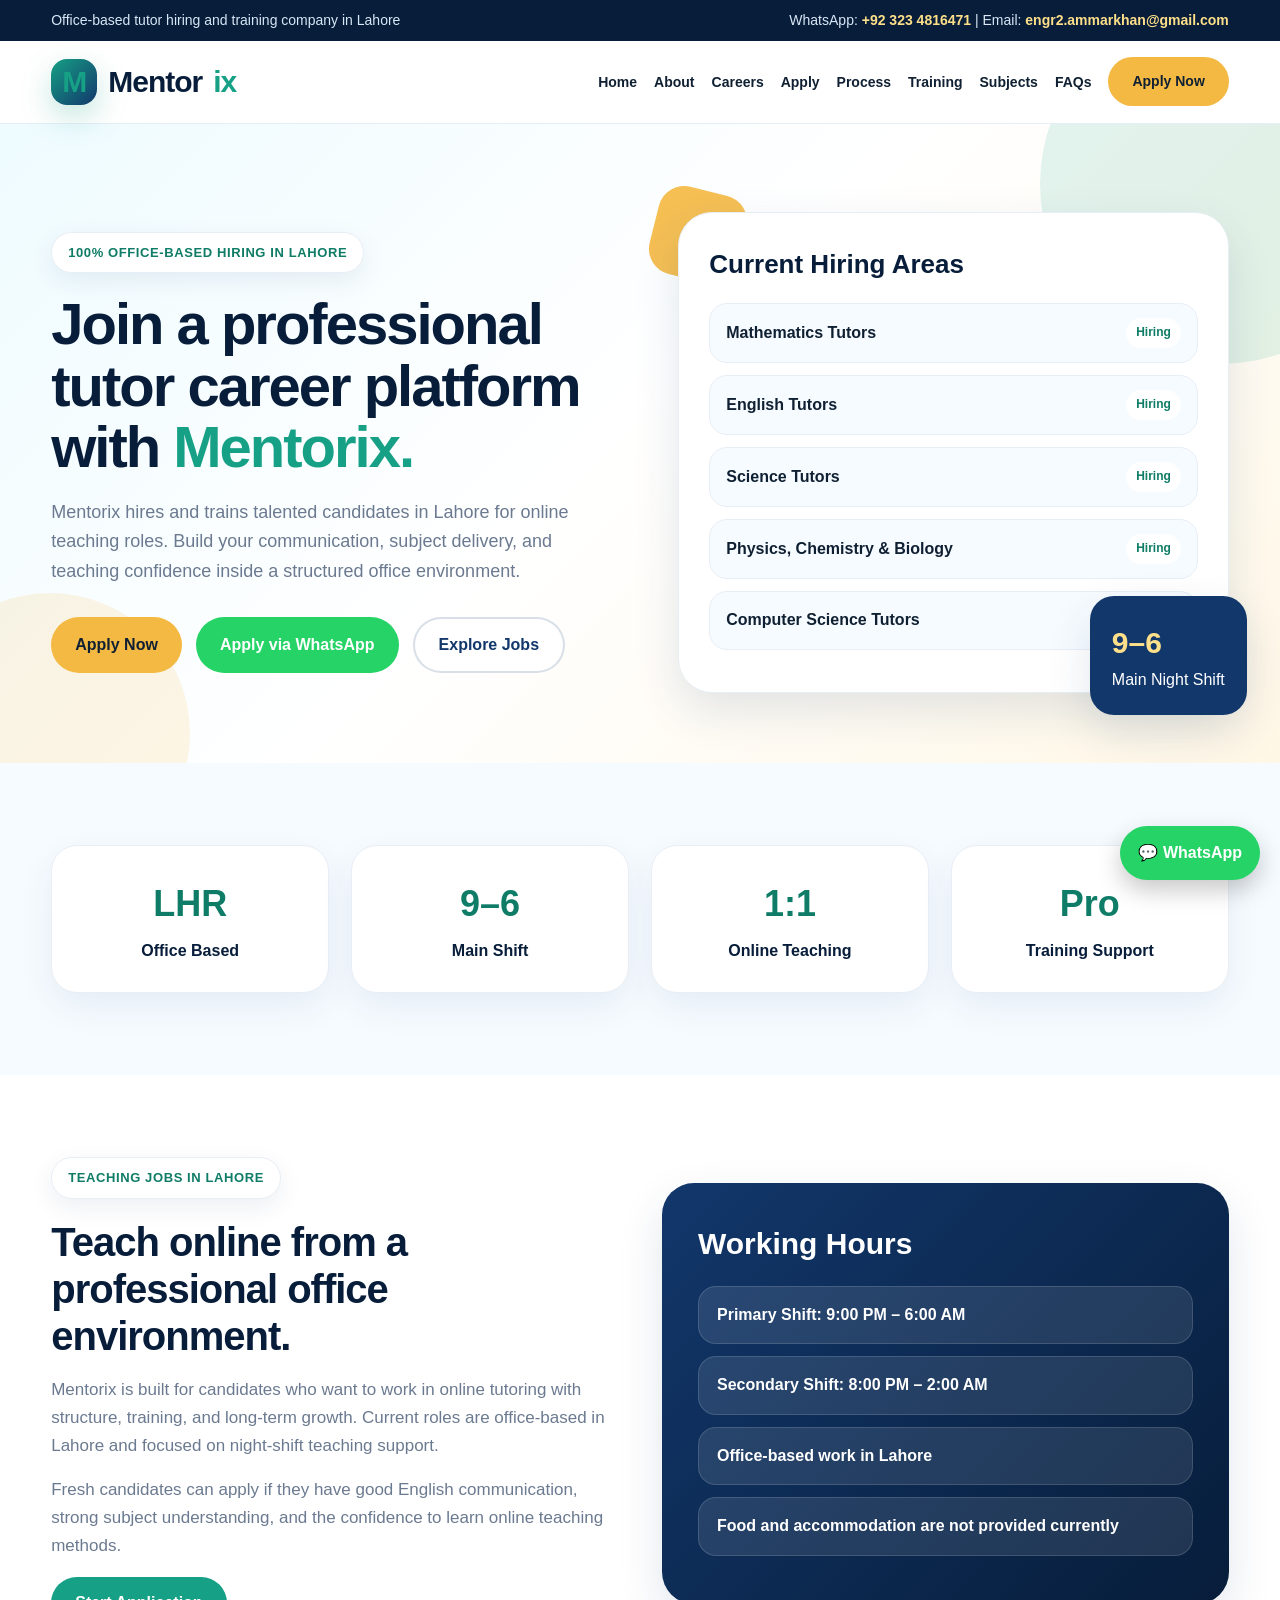
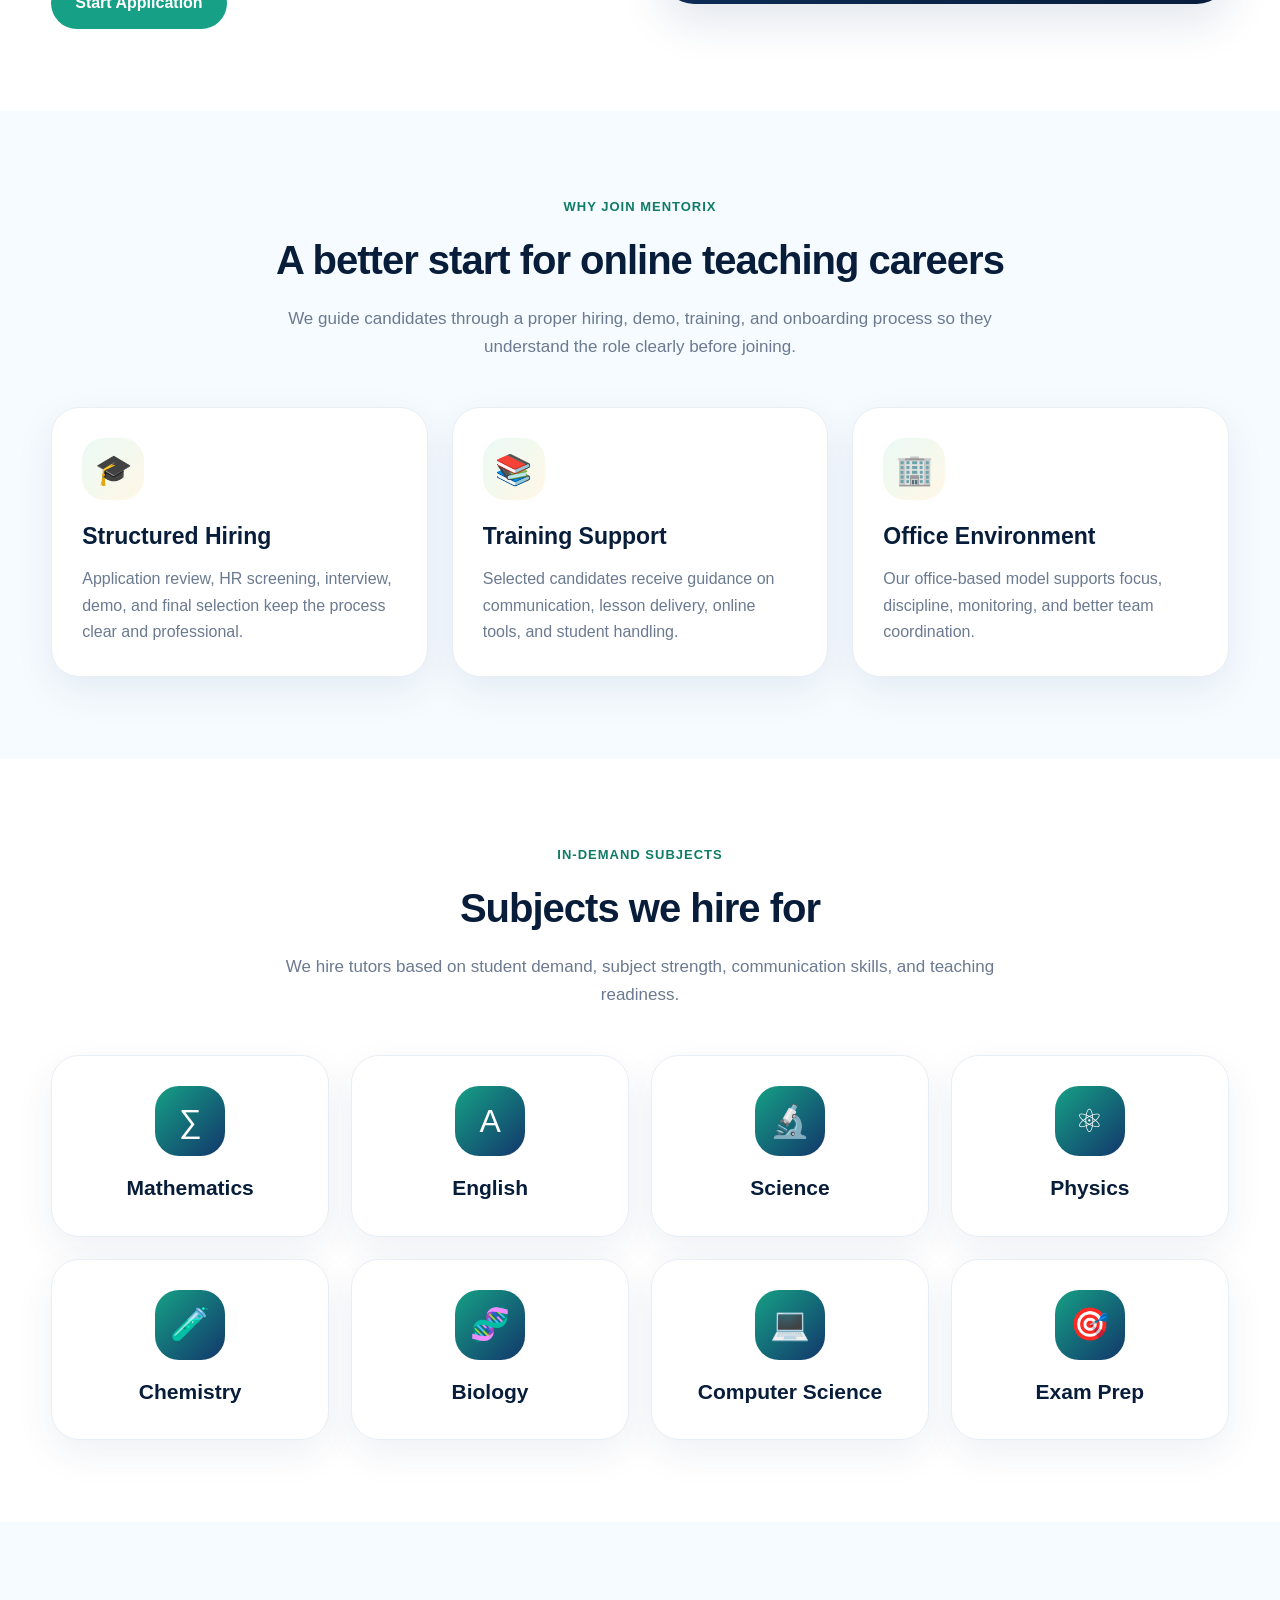
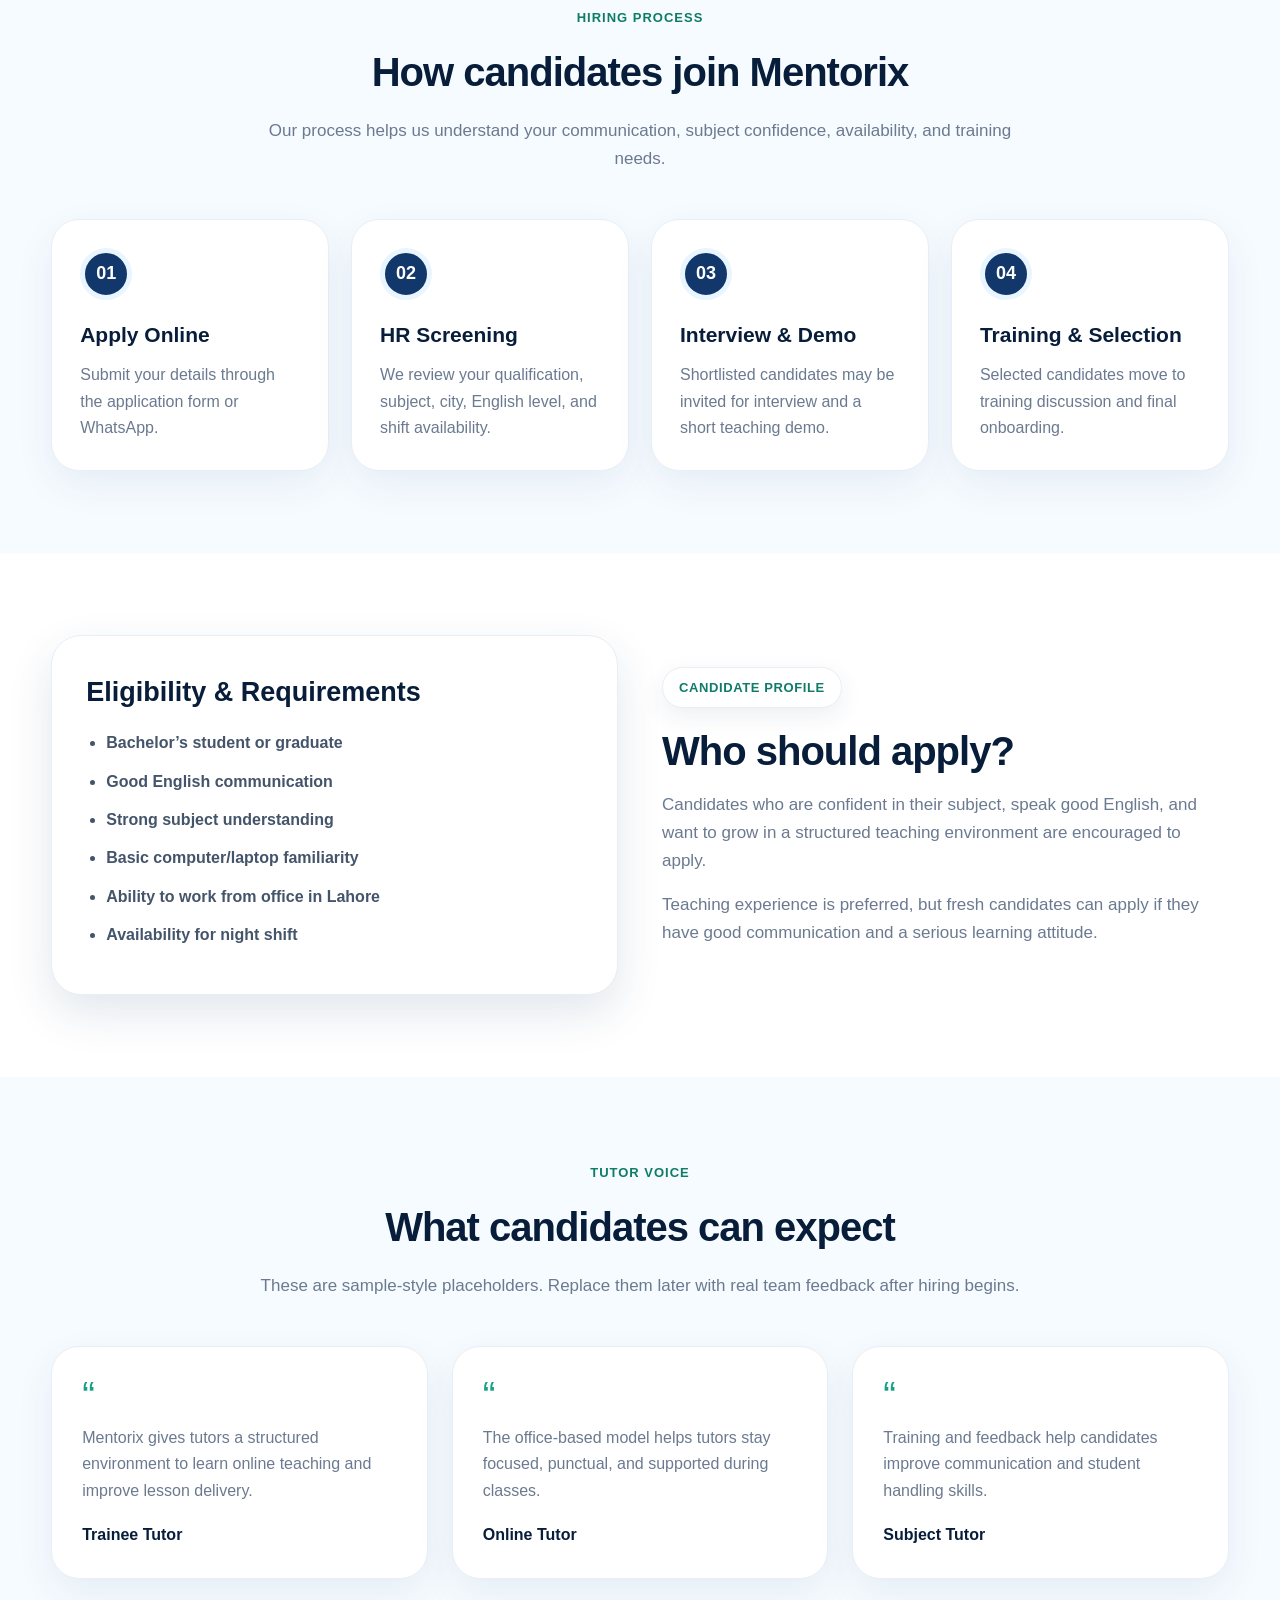
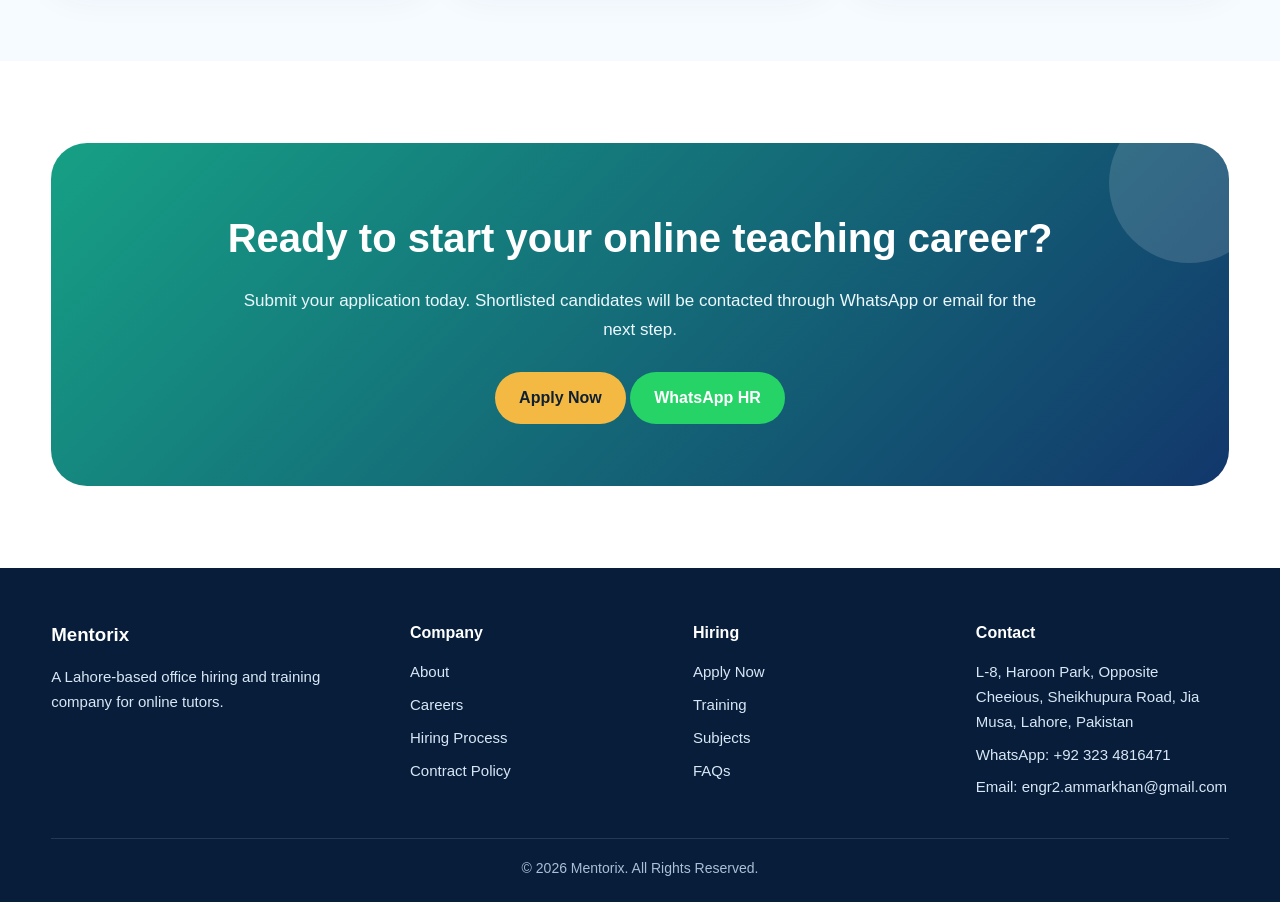
<file: index.html>
<!DOCTYPE html>
<html lang="en">
<head>
  <meta charset="UTF-8"><meta name="viewport" content="width=device-width, initial-scale=1.0">
  <title>Mentorix | Teaching Jobs in Lahore</title><meta name="description" content="Office-based online tutor hiring and training company in Lahore.">
  <link rel="stylesheet" href="style.css">
</head>
<body>
  <div class="top-strip"><div class="container"><span>Office-based tutor hiring and training company in Lahore</span><span>WhatsApp: <a href="https://wa.me/923234816471" target="_blank">+92 323 4816471</a> | Email: <a href="mailto:engr2.ammarkhan@gmail.com">engr2.ammarkhan@gmail.com</a></span></div></div>
  <header><div class="container navbar"><a href="index.html" class="logo"><span class="logo-mark">M</span> Mentor<span>ix</span></a><nav><ul><li><a href="index.html">Home</a></li><li><a href="about.html">About</a></li><li><a href="careers.html">Careers</a></li><li><a href="apply.html">Apply</a></li><li><a href="hiring-process.html">Process</a></li><li><a href="training.html">Training</a></li><li><a href="subjects.html">Subjects</a></li><li><a href="faqs.html">FAQs</a></li><li><a class="btn yellow" href="apply.html">Apply Now</a></li></ul></nav></div></header>
  <main>
<section class="hero">
  <div class="container hero-grid">
    <div>
      <span class="kicker">100% Office-Based Hiring in Lahore</span>
      <h1>Join a professional tutor career platform with <span>Mentorix.</span></h1>
      <p>Mentorix hires and trains talented candidates in Lahore for online teaching roles. Build your communication, subject delivery, and teaching confidence inside a structured office environment.</p>
      <div class="hero-actions">
        <a href="apply.html" class="btn yellow">Apply Now</a>
        <a href="https://wa.me/923234816471?text=Hello%20Mentorix%2C%20I%20want%20to%20apply%20as%20a%20tutor." class="btn whatsapp" target="_blank">Apply via WhatsApp</a>
        <a href="careers.html" class="btn outline">Explore Jobs</a>
      </div>
    </div>
    <div class="hero-visual">
      <div class="shape-dot"></div>
      <div class="visual-card">
        <h3>Current Hiring Areas</h3>
        <div class="job-pill">Mathematics Tutors <span>Hiring</span></div>
        <div class="job-pill">English Tutors <span>Hiring</span></div>
        <div class="job-pill">Science Tutors <span>Hiring</span></div>
        <div class="job-pill">Physics, Chemistry & Biology <span>Hiring</span></div>
        <div class="job-pill">Computer Science Tutors <span>Hiring</span></div>
      </div>
      <div class="float-stat"><strong>9–6</strong>Main Night Shift</div>
    </div>
  </div>
</section>

<section class="light">
  <div class="container grid-4">
    <div class="stat-box"><h3>LHR</h3><p>Office Based</p></div>
    <div class="stat-box"><h3>9–6</h3><p>Main Shift</p></div>
    <div class="stat-box"><h3>1:1</h3><p>Online Teaching</p></div>
    <div class="stat-box"><h3>Pro</h3><p>Training Support</p></div>
  </div>
</section>

<section>
  <div class="container two-col">
    <div class="content">
      <span class="kicker">Teaching Jobs in Lahore</span>
      <h2>Teach online from a professional office environment.</h2>
      <p>Mentorix is built for candidates who want to work in online tutoring with structure, training, and long-term growth. Current roles are office-based in Lahore and focused on night-shift teaching support.</p>
      <p>Fresh candidates can apply if they have good English communication, strong subject understanding, and the confidence to learn online teaching methods.</p>
      <a href="apply.html" class="btn">Start Application</a>
    </div>
    <div class="shift-card">
      <h3>Working Hours</h3>
      <ul>
        <li>Primary Shift: 9:00 PM – 6:00 AM</li>
        <li>Secondary Shift: 8:00 PM – 2:00 AM</li>
        <li>Office-based work in Lahore</li>
        <li>Food and accommodation are not provided currently</li>
      </ul>
    </div>
  </div>
</section>

<section class="light">
  <div class="container">
    <div class="section-title"><span class="label">Why Join Mentorix</span><h2>A better start for online teaching careers</h2><p>We guide candidates through a proper hiring, demo, training, and onboarding process so they understand the role clearly before joining.</p></div>
    <div class="grid-3">
      <div class="card"><div class="icon">🎓</div><h3>Structured Hiring</h3><p>Application review, HR screening, interview, demo, and final selection keep the process clear and professional.</p></div>
      <div class="card"><div class="icon">📚</div><h3>Training Support</h3><p>Selected candidates receive guidance on communication, lesson delivery, online tools, and student handling.</p></div>
      <div class="card"><div class="icon">🏢</div><h3>Office Environment</h3><p>Our office-based model supports focus, discipline, monitoring, and better team coordination.</p></div>
    </div>
  </div>
</section>

<section>
  <div class="container">
    <div class="section-title"><span class="label">In-Demand Subjects</span><h2>Subjects we hire for</h2><p>We hire tutors based on student demand, subject strength, communication skills, and teaching readiness.</p></div>
    <div class="grid-4">
      <div class="subject-card"><div class="subject-icon">∑</div><h3>Mathematics</h3></div>
      <div class="subject-card"><div class="subject-icon">A</div><h3>English</h3></div>
      <div class="subject-card"><div class="subject-icon">🔬</div><h3>Science</h3></div>
      <div class="subject-card"><div class="subject-icon">⚛</div><h3>Physics</h3></div>
      <div class="subject-card"><div class="subject-icon">🧪</div><h3>Chemistry</h3></div>
      <div class="subject-card"><div class="subject-icon">🧬</div><h3>Biology</h3></div>
      <div class="subject-card"><div class="subject-icon">💻</div><h3>Computer Science</h3></div>
      <div class="subject-card"><div class="subject-icon">🎯</div><h3>Exam Prep</h3></div>
    </div>
  </div>
</section>

<section class="light">
  <div class="container">
    <div class="section-title"><span class="label">Hiring Process</span><h2>How candidates join Mentorix</h2><p>Our process helps us understand your communication, subject confidence, availability, and training needs.</p></div>
    <div class="timeline">
      <div class="step-card"><div class="step-num">01</div><h3>Apply Online</h3><p>Submit your details through the application form or WhatsApp.</p></div>
      <div class="step-card"><div class="step-num">02</div><h3>HR Screening</h3><p>We review your qualification, subject, city, English level, and shift availability.</p></div>
      <div class="step-card"><div class="step-num">03</div><h3>Interview & Demo</h3><p>Shortlisted candidates may be invited for interview and a short teaching demo.</p></div>
      <div class="step-card"><div class="step-num">04</div><h3>Training & Selection</h3><p>Selected candidates move to training discussion and final onboarding.</p></div>
    </div>
  </div>
</section>

<section>
  <div class="container two-col">
    <div class="list-panel">
      <h3>Eligibility & Requirements</h3>
      <ul>
        <li>Bachelor’s student or graduate</li>
        <li>Good English communication</li>
        <li>Strong subject understanding</li>
        <li>Basic computer/laptop familiarity</li>
        <li>Ability to work from office in Lahore</li>
        <li>Availability for night shift</li>
      </ul>
    </div>
    <div class="content">
      <span class="kicker">Candidate Profile</span>
      <h2>Who should apply?</h2>
      <p>Candidates who are confident in their subject, speak good English, and want to grow in a structured teaching environment are encouraged to apply.</p>
      <p>Teaching experience is preferred, but fresh candidates can apply if they have good communication and a serious learning attitude.</p>
    </div>
  </div>
</section>

<section class="light">
  <div class="container">
    <div class="section-title"><span class="label">Tutor Voice</span><h2>What candidates can expect</h2><p>These are sample-style placeholders. Replace them later with real team feedback after hiring begins.</p></div>
    <div class="grid-3">
      <div class="testimonial"><div class="quote">“</div><p>Mentorix gives tutors a structured environment to learn online teaching and improve lesson delivery.</p><h4>Trainee Tutor</h4></div>
      <div class="testimonial"><div class="quote">“</div><p>The office-based model helps tutors stay focused, punctual, and supported during classes.</p><h4>Online Tutor</h4></div>
      <div class="testimonial"><div class="quote">“</div><p>Training and feedback help candidates improve communication and student handling skills.</p><h4>Subject Tutor</h4></div>
    </div>
  </div>
</section>

<section>
  <div class="container">
    <div class="cta">
      <h2>Ready to start your online teaching career?</h2>
      <p>Submit your application today. Shortlisted candidates will be contacted through WhatsApp or email for the next step.</p>
      <a href="apply.html" class="btn yellow">Apply Now</a>
      <a href="https://wa.me/923234816471?text=Hello%20Mentorix%2C%20I%20want%20to%20apply%20as%20a%20tutor." target="_blank" class="btn whatsapp">WhatsApp HR</a>
    </div>
  </div>
</section>
</main>
  <footer><div class="container footer-grid"><div><h3>Mentorix</h3><p>A Lahore-based office hiring and training company for online tutors.</p></div><div><h4>Company</h4><a href="about.html">About</a><a href="careers.html">Careers</a><a href="hiring-process.html">Hiring Process</a><a href="contract-policy.html">Contract Policy</a></div><div><h4>Hiring</h4><a href="apply.html">Apply Now</a><a href="training.html">Training</a><a href="subjects.html">Subjects</a><a href="faqs.html">FAQs</a></div><div><h4>Contact</h4><p>L-8, Haroon Park, Opposite Cheeious, Sheikhupura Road, Jia Musa, Lahore, Pakistan</p><a href="https://wa.me/923234816471" target="_blank">WhatsApp: +92 323 4816471</a><a href="mailto:engr2.ammarkhan@gmail.com">Email: engr2.ammarkhan@gmail.com</a></div></div><div class="container copyright">© 2026 Mentorix. All Rights Reserved.</div></footer>
  <a class="floating-whatsapp" href="https://wa.me/923234816471?text=Hello%20Mentorix%2C%20I%20want%20to%20apply%20as%20a%20tutor." target="_blank">💬 WhatsApp</a>
  
</body></html>
</file>
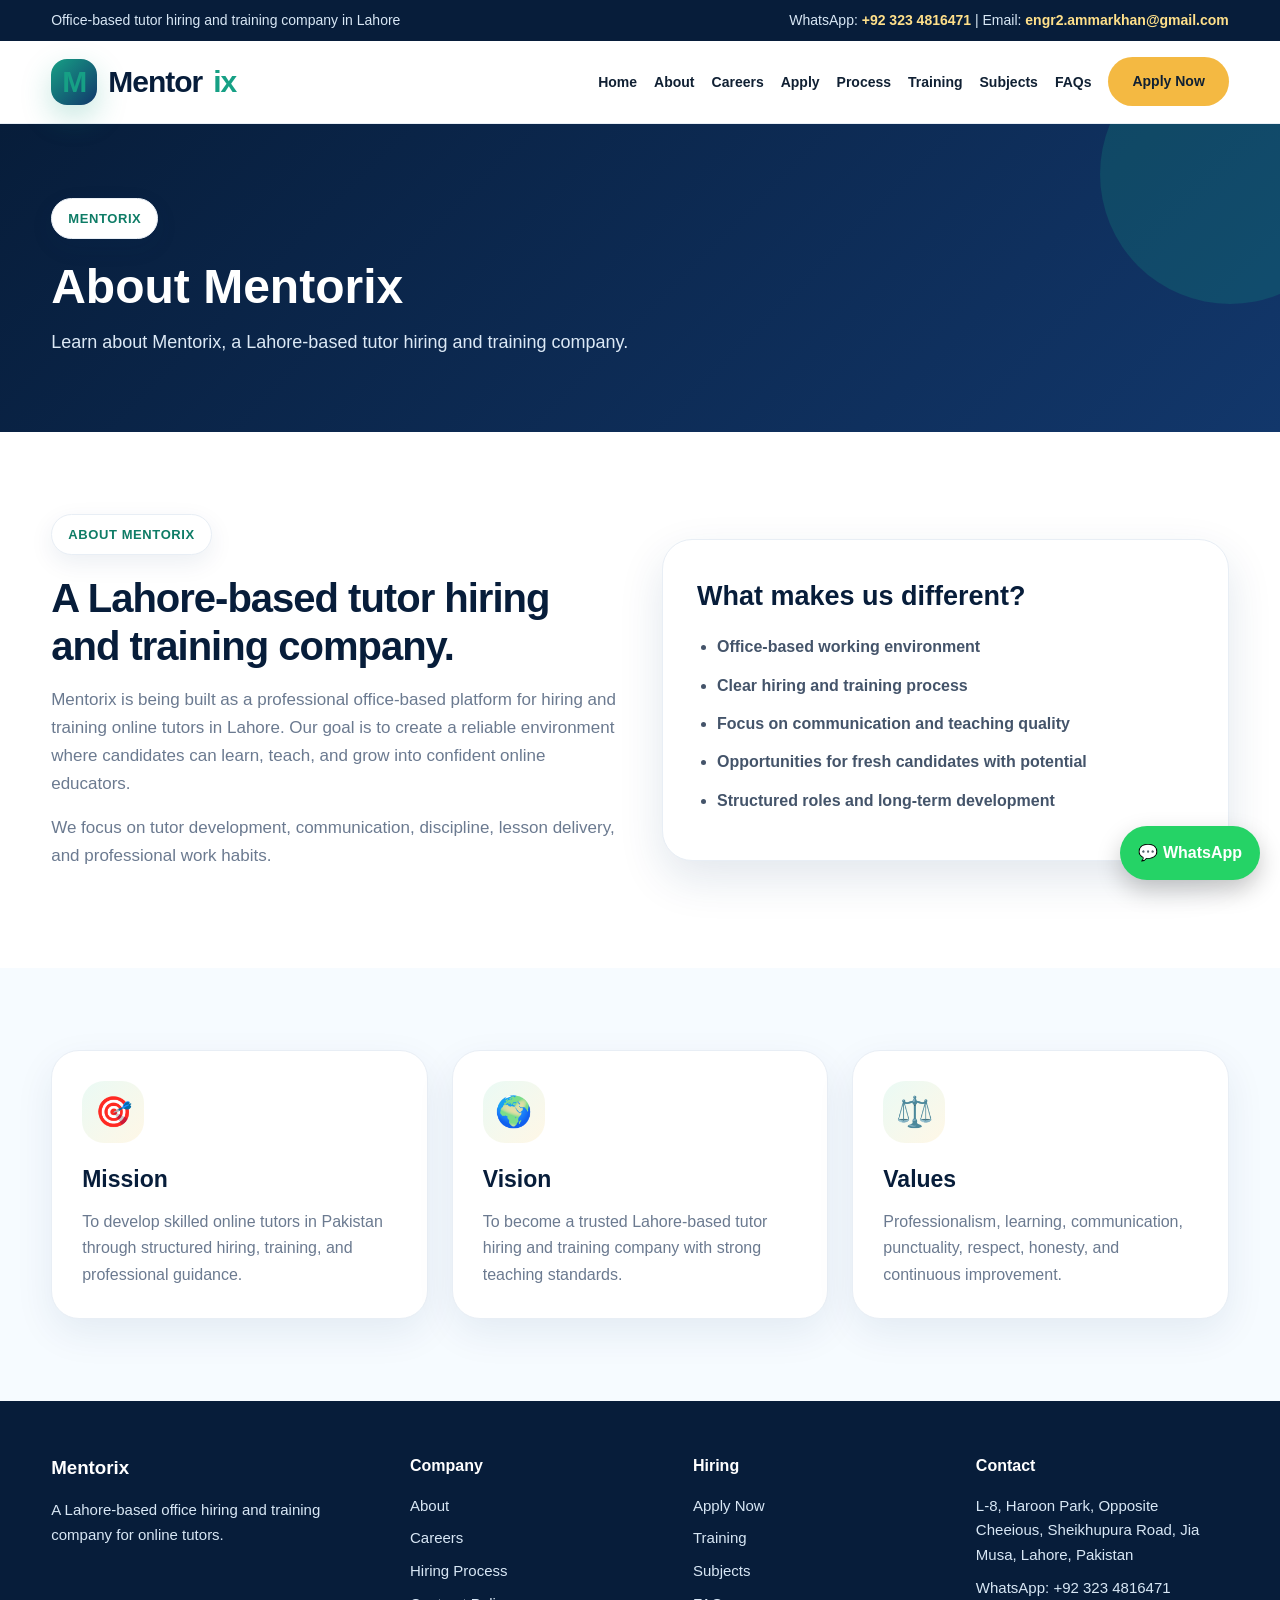
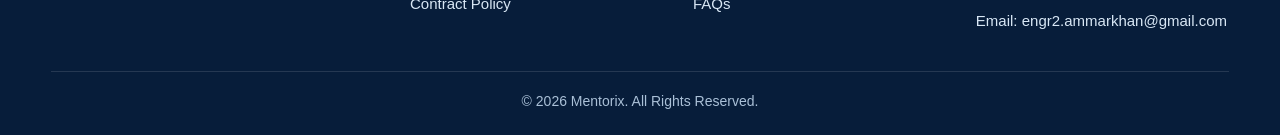
<file: about.html>
<!DOCTYPE html>
<html lang="en">
<head>
  <meta charset="UTF-8"><meta name="viewport" content="width=device-width, initial-scale=1.0">
  <title>About Mentorix | Mentorix</title><meta name="description" content="Learn about Mentorix, a Lahore-based tutor hiring and training company.">
  <link rel="stylesheet" href="style.css">
</head>
<body>
  <div class="top-strip"><div class="container"><span>Office-based tutor hiring and training company in Lahore</span><span>WhatsApp: <a href="https://wa.me/923234816471" target="_blank">+92 323 4816471</a> | Email: <a href="mailto:engr2.ammarkhan@gmail.com">engr2.ammarkhan@gmail.com</a></span></div></div>
  <header><div class="container navbar"><a href="index.html" class="logo"><span class="logo-mark">M</span> Mentor<span>ix</span></a><nav><ul><li><a href="index.html">Home</a></li><li><a href="about.html">About</a></li><li><a href="careers.html">Careers</a></li><li><a href="apply.html">Apply</a></li><li><a href="hiring-process.html">Process</a></li><li><a href="training.html">Training</a></li><li><a href="subjects.html">Subjects</a></li><li><a href="faqs.html">FAQs</a></li><li><a class="btn yellow" href="apply.html">Apply Now</a></li></ul></nav></div></header>
  <main><section class="page-hero"><div class="container"><span class="kicker">Mentorix</span><h1>About Mentorix</h1><p>Learn about Mentorix, a Lahore-based tutor hiring and training company.</p></div></section><section><div class="container two-col"><div class="content"><span class="kicker">About Mentorix</span><h2>A Lahore-based tutor hiring and training company.</h2><p>Mentorix is being built as a professional office-based platform for hiring and training online tutors in Lahore. Our goal is to create a reliable environment where candidates can learn, teach, and grow into confident online educators.</p><p>We focus on tutor development, communication, discipline, lesson delivery, and professional work habits.</p></div><div class="list-panel"><h3>What makes us different?</h3><ul><li>Office-based working environment</li><li>Clear hiring and training process</li><li>Focus on communication and teaching quality</li><li>Opportunities for fresh candidates with potential</li><li>Structured roles and long-term development</li></ul></div></div></section><section class="light"><div class="container grid-3"><div class="card"><div class="icon">🎯</div><h3>Mission</h3><p>To develop skilled online tutors in Pakistan through structured hiring, training, and professional guidance.</p></div><div class="card"><div class="icon">🌍</div><h3>Vision</h3><p>To become a trusted Lahore-based tutor hiring and training company with strong teaching standards.</p></div><div class="card"><div class="icon">⚖️</div><h3>Values</h3><p>Professionalism, learning, communication, punctuality, respect, honesty, and continuous improvement.</p></div></div></section></main>
  <footer><div class="container footer-grid"><div><h3>Mentorix</h3><p>A Lahore-based office hiring and training company for online tutors.</p></div><div><h4>Company</h4><a href="about.html">About</a><a href="careers.html">Careers</a><a href="hiring-process.html">Hiring Process</a><a href="contract-policy.html">Contract Policy</a></div><div><h4>Hiring</h4><a href="apply.html">Apply Now</a><a href="training.html">Training</a><a href="subjects.html">Subjects</a><a href="faqs.html">FAQs</a></div><div><h4>Contact</h4><p>L-8, Haroon Park, Opposite Cheeious, Sheikhupura Road, Jia Musa, Lahore, Pakistan</p><a href="https://wa.me/923234816471" target="_blank">WhatsApp: +92 323 4816471</a><a href="mailto:engr2.ammarkhan@gmail.com">Email: engr2.ammarkhan@gmail.com</a></div></div><div class="container copyright">© 2026 Mentorix. All Rights Reserved.</div></footer>
  <a class="floating-whatsapp" href="https://wa.me/923234816471?text=Hello%20Mentorix%2C%20I%20want%20to%20apply%20as%20a%20tutor." target="_blank">💬 WhatsApp</a>
  
</body></html>
</file>
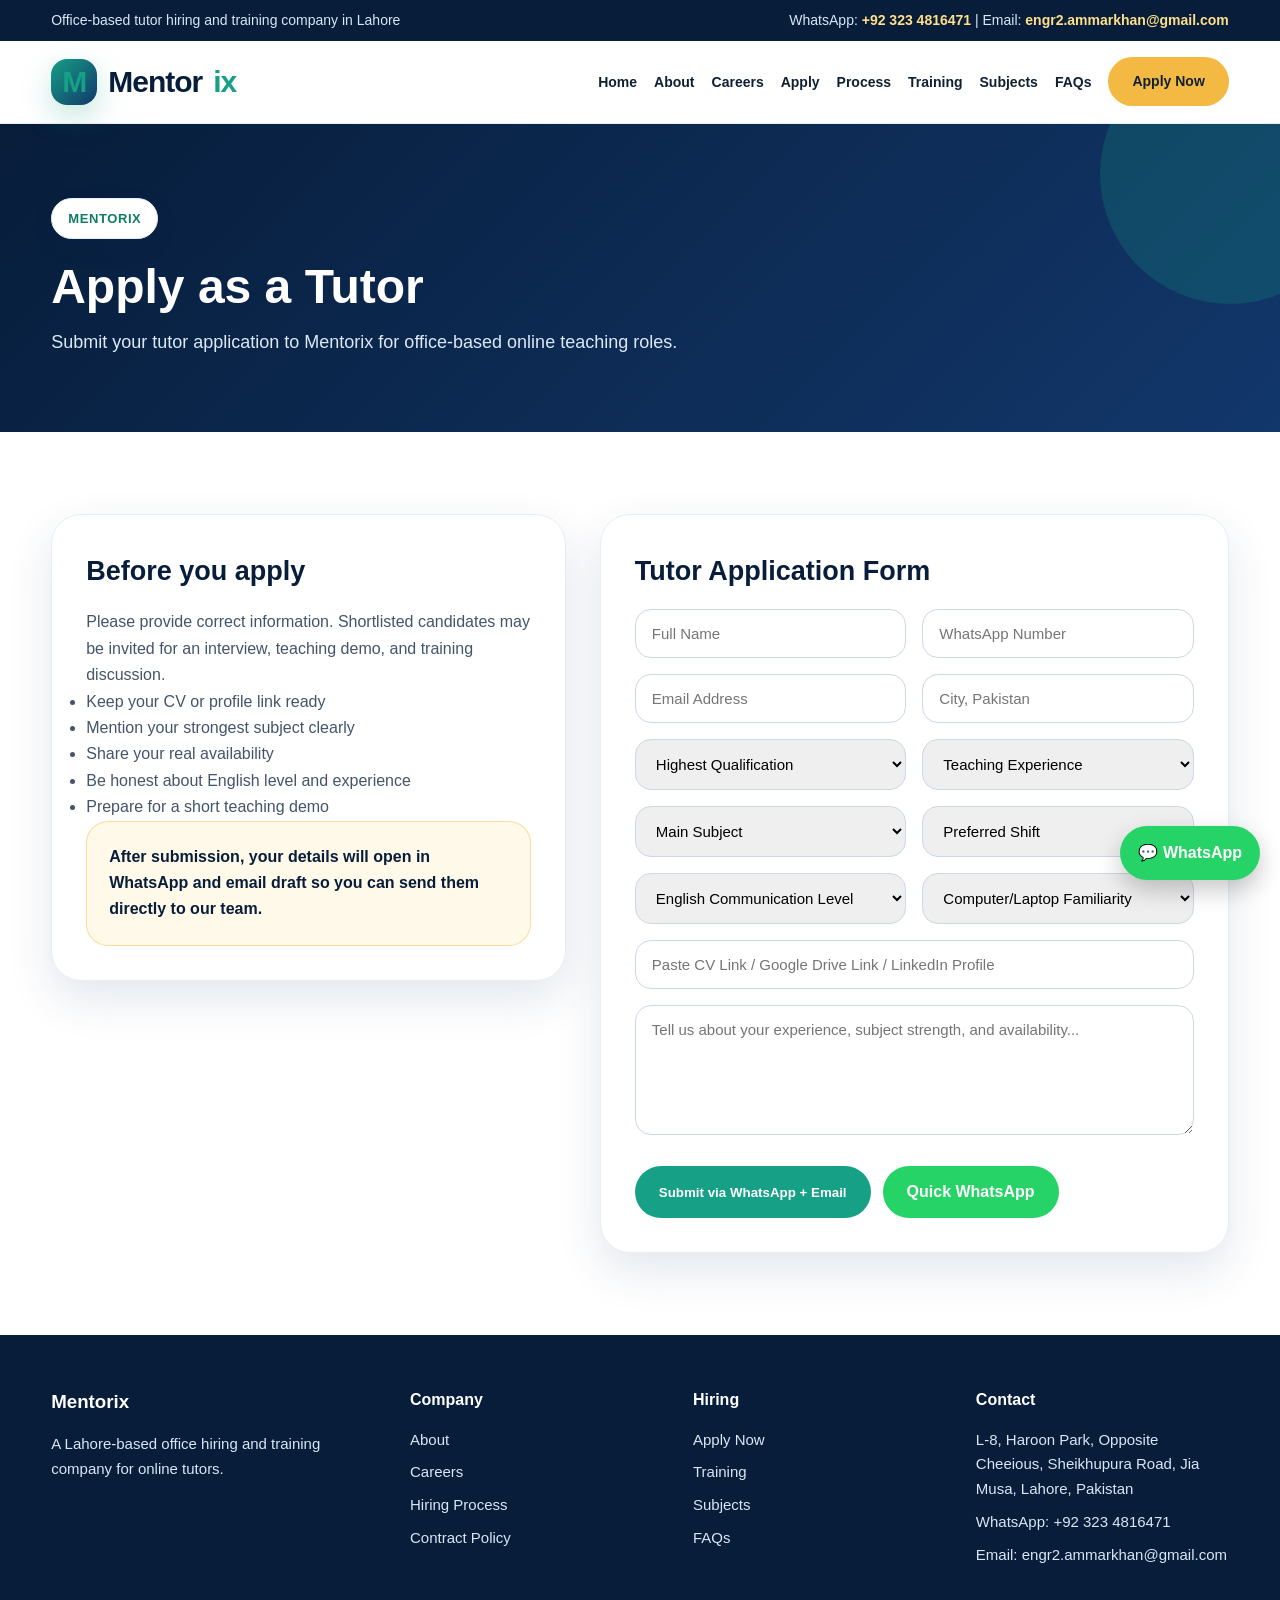
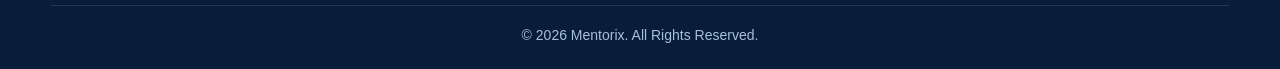
<file: apply.html>
<!DOCTYPE html>
<html lang="en">
<head>
  <meta charset="UTF-8"><meta name="viewport" content="width=device-width, initial-scale=1.0">
  <title>Apply as a Tutor | Mentorix</title><meta name="description" content="Submit your tutor application to Mentorix for office-based online teaching roles.">
  <link rel="stylesheet" href="style.css">
</head>
<body>
  <div class="top-strip"><div class="container"><span>Office-based tutor hiring and training company in Lahore</span><span>WhatsApp: <a href="https://wa.me/923234816471" target="_blank">+92 323 4816471</a> | Email: <a href="mailto:engr2.ammarkhan@gmail.com">engr2.ammarkhan@gmail.com</a></span></div></div>
  <header><div class="container navbar"><a href="index.html" class="logo"><span class="logo-mark">M</span> Mentor<span>ix</span></a><nav><ul><li><a href="index.html">Home</a></li><li><a href="about.html">About</a></li><li><a href="careers.html">Careers</a></li><li><a href="apply.html">Apply</a></li><li><a href="hiring-process.html">Process</a></li><li><a href="training.html">Training</a></li><li><a href="subjects.html">Subjects</a></li><li><a href="faqs.html">FAQs</a></li><li><a class="btn yellow" href="apply.html">Apply Now</a></li></ul></nav></div></header>
  <main><section class="page-hero"><div class="container"><span class="kicker">Mentorix</span><h1>Apply as a Tutor</h1><p>Submit your tutor application to Mentorix for office-based online teaching roles.</p></div></section>
<section>
  <div class="container form-wrap">
    <div class="info-box">
      <h3>Before you apply</h3>
      <p>Please provide correct information. Shortlisted candidates may be invited for an interview, teaching demo, and training discussion.</p>
      <ul>
        <li>Keep your CV or profile link ready</li>
        <li>Mention your strongest subject clearly</li>
        <li>Share your real availability</li>
        <li>Be honest about English level and experience</li>
        <li>Prepare for a short teaching demo</li>
      </ul>
      <div class="notice">After submission, your details will open in WhatsApp and email draft so you can send them directly to our team.</div>
    </div>
    <form onsubmit="sendApplication(event)">
      <h3>Tutor Application Form</h3>
      <div class="form-row"><input name="name" type="text" placeholder="Full Name" required><input name="phone" type="tel" placeholder="WhatsApp Number" required></div>
      <div class="form-row"><input name="email" type="email" placeholder="Email Address" required><input name="city" type="text" placeholder="City, Pakistan" required></div>
      <div class="form-row">
        <select name="qualification" required><option value="">Highest Qualification</option><option>Bachelor's Student</option><option>Bachelor's Completed</option><option>Master's Student</option><option>Master's Completed</option><option>Other</option></select>
        <select name="experience" required><option value="">Teaching Experience</option><option>No experience yet</option><option>Less than 1 year</option><option>1-2 years</option><option>3-5 years</option><option>5+ years</option></select>
      </div>
      <div class="form-row">
        <select name="subject" required><option value="">Main Subject</option><option>Mathematics</option><option>English</option><option>General Science</option><option>Physics</option><option>Chemistry</option><option>Biology</option><option>Computer Science</option><option>Other</option></select>
        <select name="shift" required><option value="">Preferred Shift</option><option>9 PM – 6 AM</option><option>8 PM – 2 AM</option><option>Available for both</option></select>
      </div>
      <div class="form-row">
        <select name="english" required><option value="">English Communication Level</option><option>Average</option><option>Good</option><option>Excellent</option></select>
        <select name="equipment" required><option value="">Computer/Laptop Familiarity</option><option>Basic</option><option>Good</option><option>Excellent</option><option>Need training</option></select>
      </div>
      <input name="cv" type="text" placeholder="Paste CV Link / Google Drive Link / LinkedIn Profile">
      <textarea name="message" placeholder="Tell us about your experience, subject strength, and availability..."></textarea>
      <div class="form-actions"><button class="btn" type="submit">Submit via WhatsApp + Email</button><a class="btn whatsapp" href="https://wa.me/923234816471?text=Hello%20Mentorix%2C%20I%20want%20to%20apply%20as%20a%20tutor." target="_blank">Quick WhatsApp</a></div>
    </form>
  </div>
</section>
</main>
  <footer><div class="container footer-grid"><div><h3>Mentorix</h3><p>A Lahore-based office hiring and training company for online tutors.</p></div><div><h4>Company</h4><a href="about.html">About</a><a href="careers.html">Careers</a><a href="hiring-process.html">Hiring Process</a><a href="contract-policy.html">Contract Policy</a></div><div><h4>Hiring</h4><a href="apply.html">Apply Now</a><a href="training.html">Training</a><a href="subjects.html">Subjects</a><a href="faqs.html">FAQs</a></div><div><h4>Contact</h4><p>L-8, Haroon Park, Opposite Cheeious, Sheikhupura Road, Jia Musa, Lahore, Pakistan</p><a href="https://wa.me/923234816471" target="_blank">WhatsApp: +92 323 4816471</a><a href="mailto:engr2.ammarkhan@gmail.com">Email: engr2.ammarkhan@gmail.com</a></div></div><div class="container copyright">© 2026 Mentorix. All Rights Reserved.</div></footer>
  <a class="floating-whatsapp" href="https://wa.me/923234816471?text=Hello%20Mentorix%2C%20I%20want%20to%20apply%20as%20a%20tutor." target="_blank">💬 WhatsApp</a>
  
<script>
function sendApplication(event) {
  event.preventDefault();
  const d = new FormData(event.target);
  const msg = `Hello Mentorix, I want to apply as a tutor.

Full Name: ${d.get('name') || ''}
WhatsApp: ${d.get('phone') || ''}
Email: ${d.get('email') || ''}
City: ${d.get('city') || ''}
Qualification: ${d.get('qualification') || ''}
Experience: ${d.get('experience') || ''}
Main Subject: ${d.get('subject') || ''}
Preferred Shift: ${d.get('shift') || ''}
English Level: ${d.get('english') || ''}
Computer/Laptop Familiarity: ${d.get('equipment') || ''}
CV/Profile Link: ${d.get('cv') || ''}

Details:
${d.get('message') || ''}`;
  window.open("https://wa.me/923234816471?text=" + encodeURIComponent(msg), "_blank");
  setTimeout(function() {
    window.location.href = "mailto:engr2.ammarkhan@gmail.com?subject=" + encodeURIComponent("New Tutor Application - Mentorix") + "&body=" + encodeURIComponent(msg);
  }, 800);
}
</script>

</body></html>
</file>
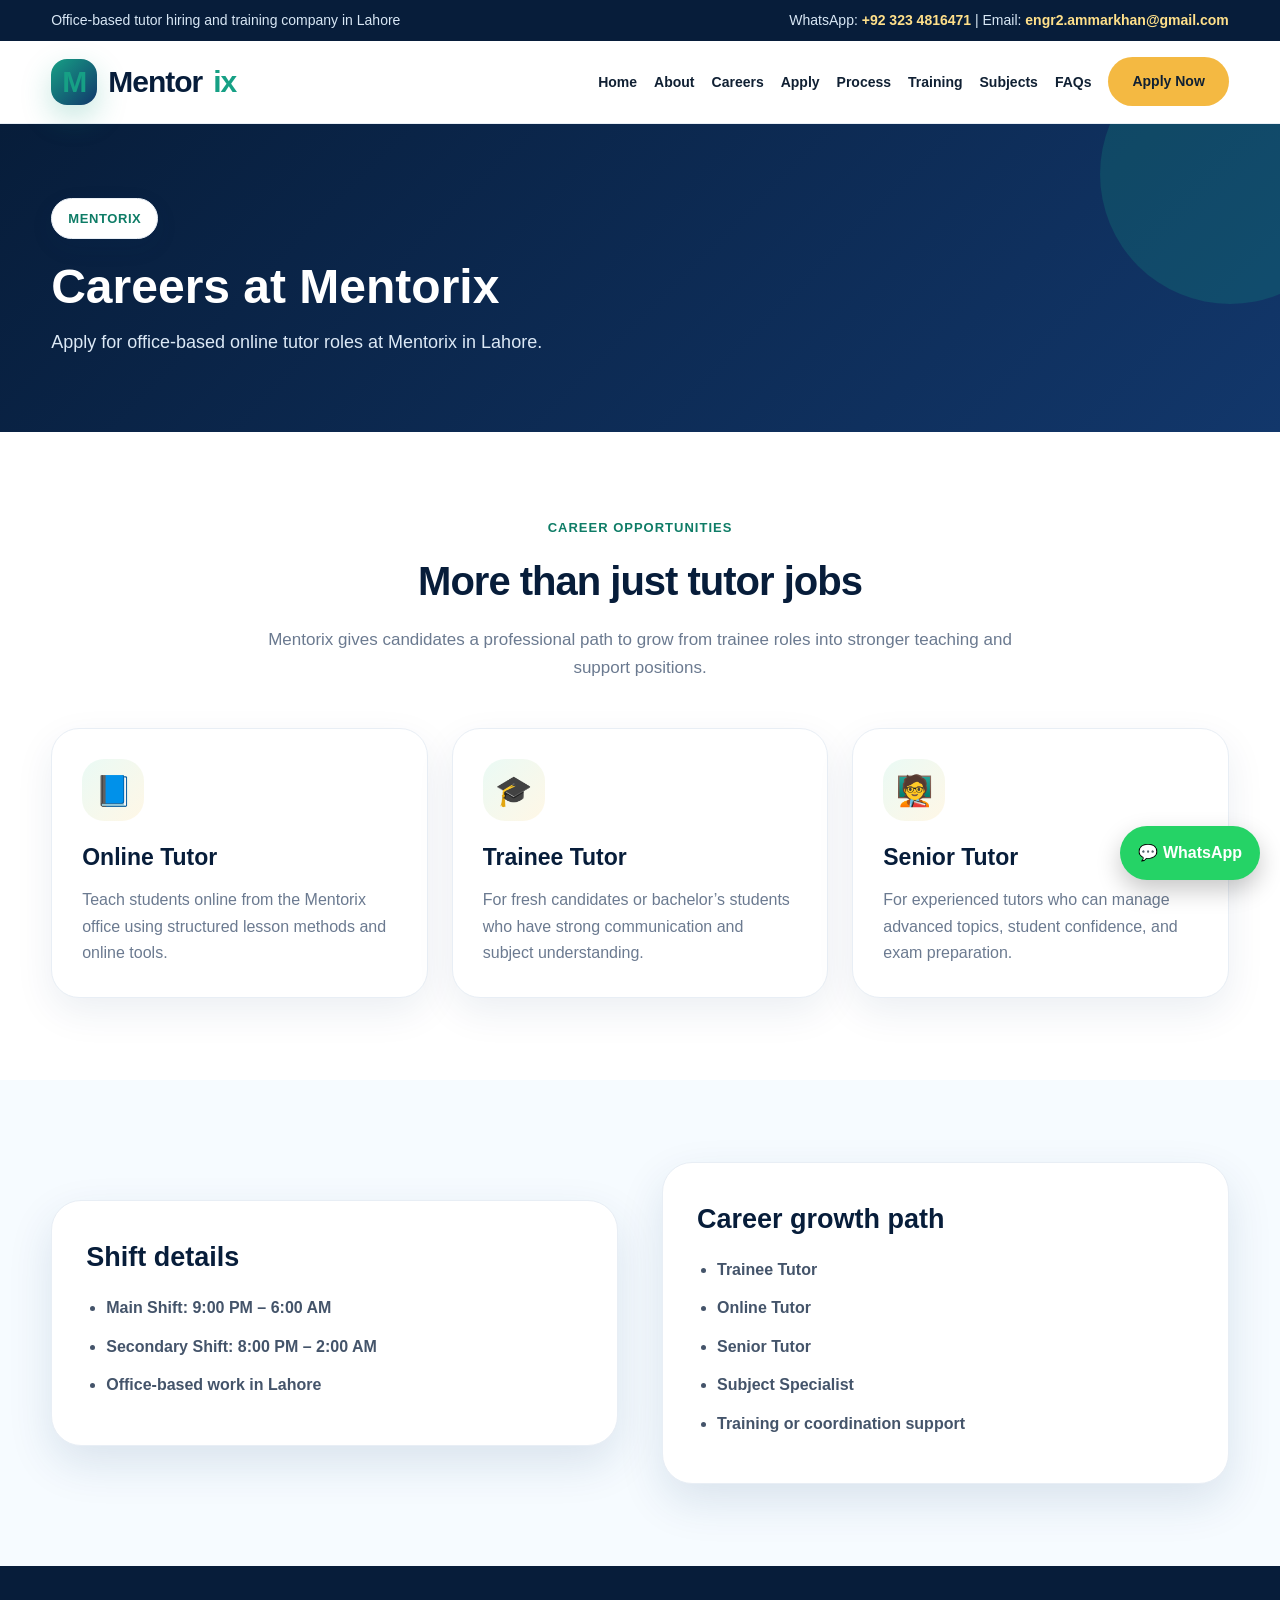
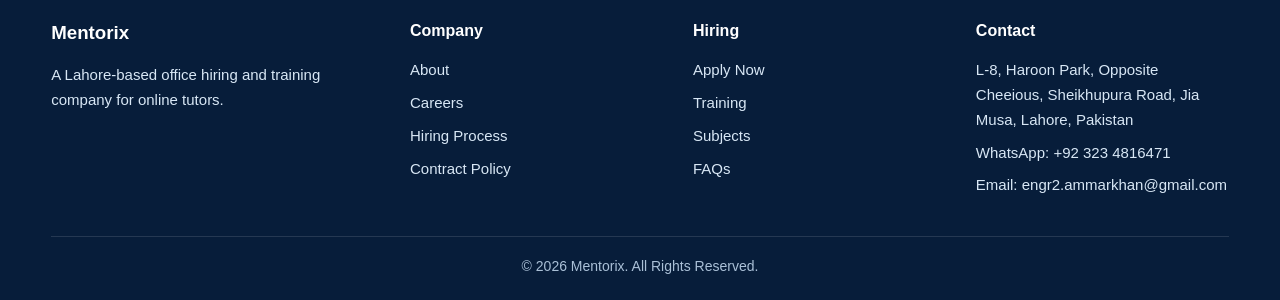
<file: careers.html>
<!DOCTYPE html>
<html lang="en">
<head>
  <meta charset="UTF-8"><meta name="viewport" content="width=device-width, initial-scale=1.0">
  <title>Careers at Mentorix | Mentorix</title><meta name="description" content="Apply for office-based online tutor roles at Mentorix in Lahore.">
  <link rel="stylesheet" href="style.css">
</head>
<body>
  <div class="top-strip"><div class="container"><span>Office-based tutor hiring and training company in Lahore</span><span>WhatsApp: <a href="https://wa.me/923234816471" target="_blank">+92 323 4816471</a> | Email: <a href="mailto:engr2.ammarkhan@gmail.com">engr2.ammarkhan@gmail.com</a></span></div></div>
  <header><div class="container navbar"><a href="index.html" class="logo"><span class="logo-mark">M</span> Mentor<span>ix</span></a><nav><ul><li><a href="index.html">Home</a></li><li><a href="about.html">About</a></li><li><a href="careers.html">Careers</a></li><li><a href="apply.html">Apply</a></li><li><a href="hiring-process.html">Process</a></li><li><a href="training.html">Training</a></li><li><a href="subjects.html">Subjects</a></li><li><a href="faqs.html">FAQs</a></li><li><a class="btn yellow" href="apply.html">Apply Now</a></li></ul></nav></div></header>
  <main><section class="page-hero"><div class="container"><span class="kicker">Mentorix</span><h1>Careers at Mentorix</h1><p>Apply for office-based online tutor roles at Mentorix in Lahore.</p></div></section><section><div class="container"><div class="section-title"><span class="label">Career Opportunities</span><h2>More than just tutor jobs</h2><p>Mentorix gives candidates a professional path to grow from trainee roles into stronger teaching and support positions.</p></div><div class="grid-3"><div class="card"><div class="icon">📘</div><h3>Online Tutor</h3><p>Teach students online from the Mentorix office using structured lesson methods and online tools.</p></div><div class="card"><div class="icon">🎓</div><h3>Trainee Tutor</h3><p>For fresh candidates or bachelor’s students who have strong communication and subject understanding.</p></div><div class="card"><div class="icon">🧑‍🏫</div><h3>Senior Tutor</h3><p>For experienced tutors who can manage advanced topics, student confidence, and exam preparation.</p></div></div></div></section><section class="light"><div class="container two-col"><div class="list-panel"><h3>Shift details</h3><ul><li>Main Shift: 9:00 PM – 6:00 AM</li><li>Secondary Shift: 8:00 PM – 2:00 AM</li><li>Office-based work in Lahore</li></ul></div><div class="list-panel"><h3>Career growth path</h3><ul><li>Trainee Tutor</li><li>Online Tutor</li><li>Senior Tutor</li><li>Subject Specialist</li><li>Training or coordination support</li></ul></div></div></section></main>
  <footer><div class="container footer-grid"><div><h3>Mentorix</h3><p>A Lahore-based office hiring and training company for online tutors.</p></div><div><h4>Company</h4><a href="about.html">About</a><a href="careers.html">Careers</a><a href="hiring-process.html">Hiring Process</a><a href="contract-policy.html">Contract Policy</a></div><div><h4>Hiring</h4><a href="apply.html">Apply Now</a><a href="training.html">Training</a><a href="subjects.html">Subjects</a><a href="faqs.html">FAQs</a></div><div><h4>Contact</h4><p>L-8, Haroon Park, Opposite Cheeious, Sheikhupura Road, Jia Musa, Lahore, Pakistan</p><a href="https://wa.me/923234816471" target="_blank">WhatsApp: +92 323 4816471</a><a href="mailto:engr2.ammarkhan@gmail.com">Email: engr2.ammarkhan@gmail.com</a></div></div><div class="container copyright">© 2026 Mentorix. All Rights Reserved.</div></footer>
  <a class="floating-whatsapp" href="https://wa.me/923234816471?text=Hello%20Mentorix%2C%20I%20want%20to%20apply%20as%20a%20tutor." target="_blank">💬 WhatsApp</a>
  
</body></html>
</file>
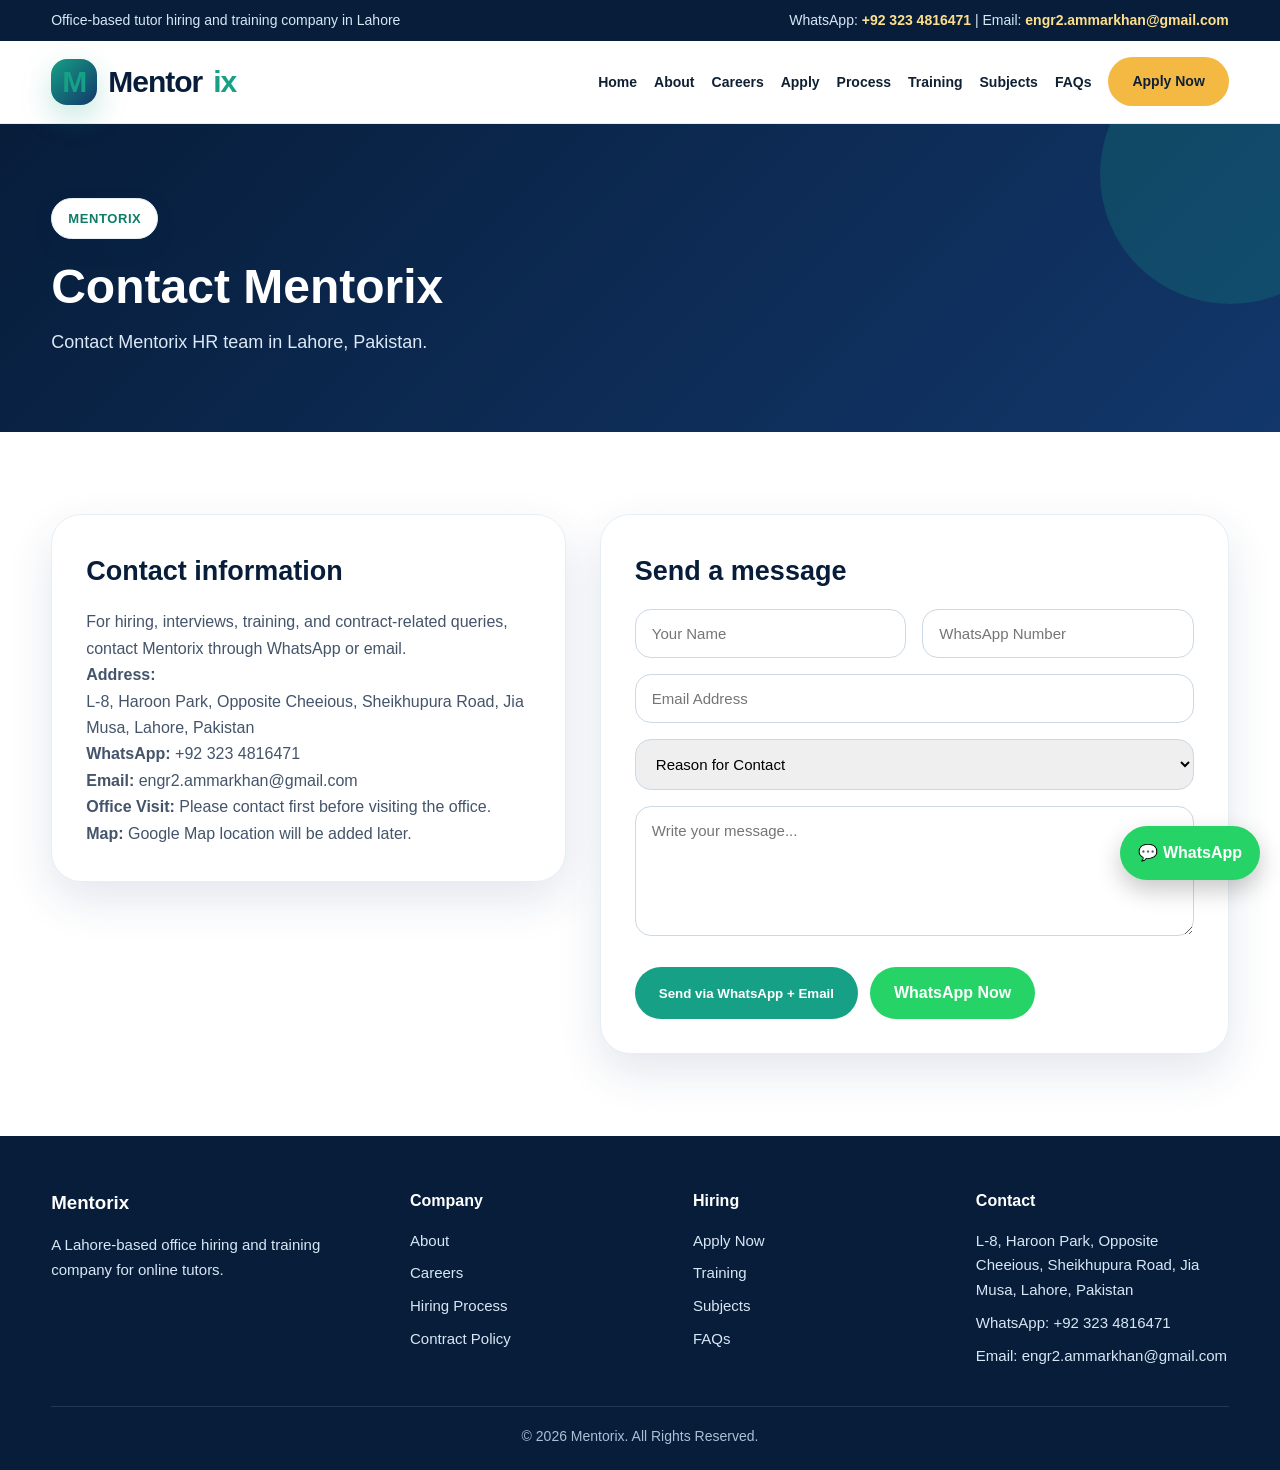
<file: contact.html>
<!DOCTYPE html>
<html lang="en">
<head>
  <meta charset="UTF-8"><meta name="viewport" content="width=device-width, initial-scale=1.0">
  <title>Contact Mentorix | Mentorix</title><meta name="description" content="Contact Mentorix HR team in Lahore, Pakistan.">
  <link rel="stylesheet" href="style.css">
</head>
<body>
  <div class="top-strip"><div class="container"><span>Office-based tutor hiring and training company in Lahore</span><span>WhatsApp: <a href="https://wa.me/923234816471" target="_blank">+92 323 4816471</a> | Email: <a href="mailto:engr2.ammarkhan@gmail.com">engr2.ammarkhan@gmail.com</a></span></div></div>
  <header><div class="container navbar"><a href="index.html" class="logo"><span class="logo-mark">M</span> Mentor<span>ix</span></a><nav><ul><li><a href="index.html">Home</a></li><li><a href="about.html">About</a></li><li><a href="careers.html">Careers</a></li><li><a href="apply.html">Apply</a></li><li><a href="hiring-process.html">Process</a></li><li><a href="training.html">Training</a></li><li><a href="subjects.html">Subjects</a></li><li><a href="faqs.html">FAQs</a></li><li><a class="btn yellow" href="apply.html">Apply Now</a></li></ul></nav></div></header>
  <main><section class="page-hero"><div class="container"><span class="kicker">Mentorix</span><h1>Contact Mentorix</h1><p>Contact Mentorix HR team in Lahore, Pakistan.</p></div></section><section><div class="container form-wrap"><div class="info-box"><h3>Contact information</h3><p>For hiring, interviews, training, and contract-related queries, contact Mentorix through WhatsApp or email.</p><p><strong>Address:</strong><br>L-8, Haroon Park, Opposite Cheeious, Sheikhupura Road, Jia Musa, Lahore, Pakistan</p><p><strong>WhatsApp:</strong> <a href="https://wa.me/923234816471" target="_blank">+92 323 4816471</a></p><p><strong>Email:</strong> <a href="mailto:engr2.ammarkhan@gmail.com">engr2.ammarkhan@gmail.com</a></p><p><strong>Office Visit:</strong> Please contact first before visiting the office.</p><p><strong>Map:</strong> Google Map location will be added later.</p></div><form onsubmit="sendContact(event)"><h3>Send a message</h3><div class="form-row"><input name="name" type="text" placeholder="Your Name" required><input name="phone" type="tel" placeholder="WhatsApp Number" required></div><input name="email" type="email" placeholder="Email Address" required><select name="reason" required><option value="">Reason for Contact</option><option>Apply as Tutor</option><option>Interview Query</option><option>Training Query</option><option>Contract Query</option><option>Office Location Query</option><option>Other</option></select><textarea name="message" placeholder="Write your message..."></textarea><div class="form-actions"><button type="submit" class="btn">Send via WhatsApp + Email</button><a class="btn whatsapp" href="https://wa.me/923234816471" target="_blank">WhatsApp Now</a></div></form></div></section></main>
  <footer><div class="container footer-grid"><div><h3>Mentorix</h3><p>A Lahore-based office hiring and training company for online tutors.</p></div><div><h4>Company</h4><a href="about.html">About</a><a href="careers.html">Careers</a><a href="hiring-process.html">Hiring Process</a><a href="contract-policy.html">Contract Policy</a></div><div><h4>Hiring</h4><a href="apply.html">Apply Now</a><a href="training.html">Training</a><a href="subjects.html">Subjects</a><a href="faqs.html">FAQs</a></div><div><h4>Contact</h4><p>L-8, Haroon Park, Opposite Cheeious, Sheikhupura Road, Jia Musa, Lahore, Pakistan</p><a href="https://wa.me/923234816471" target="_blank">WhatsApp: +92 323 4816471</a><a href="mailto:engr2.ammarkhan@gmail.com">Email: engr2.ammarkhan@gmail.com</a></div></div><div class="container copyright">© 2026 Mentorix. All Rights Reserved.</div></footer>
  <a class="floating-whatsapp" href="https://wa.me/923234816471?text=Hello%20Mentorix%2C%20I%20want%20to%20apply%20as%20a%20tutor." target="_blank">💬 WhatsApp</a>
  
<script>
function sendContact(event) {
  event.preventDefault();
  const d = new FormData(event.target);
  const msg = `Hello Mentorix,

Name: ${d.get('name') || ''}
WhatsApp: ${d.get('phone') || ''}
Email: ${d.get('email') || ''}
Reason: ${d.get('reason') || ''}

Message:
${d.get('message') || ''}`;
  window.open("https://wa.me/923234816471?text=" + encodeURIComponent(msg), "_blank");
  setTimeout(function() {
    window.location.href = "mailto:engr2.ammarkhan@gmail.com?subject=" + encodeURIComponent("Website Contact Query - Mentorix") + "&body=" + encodeURIComponent(msg);
  }, 800);
}
</script>

</body></html>
</file>
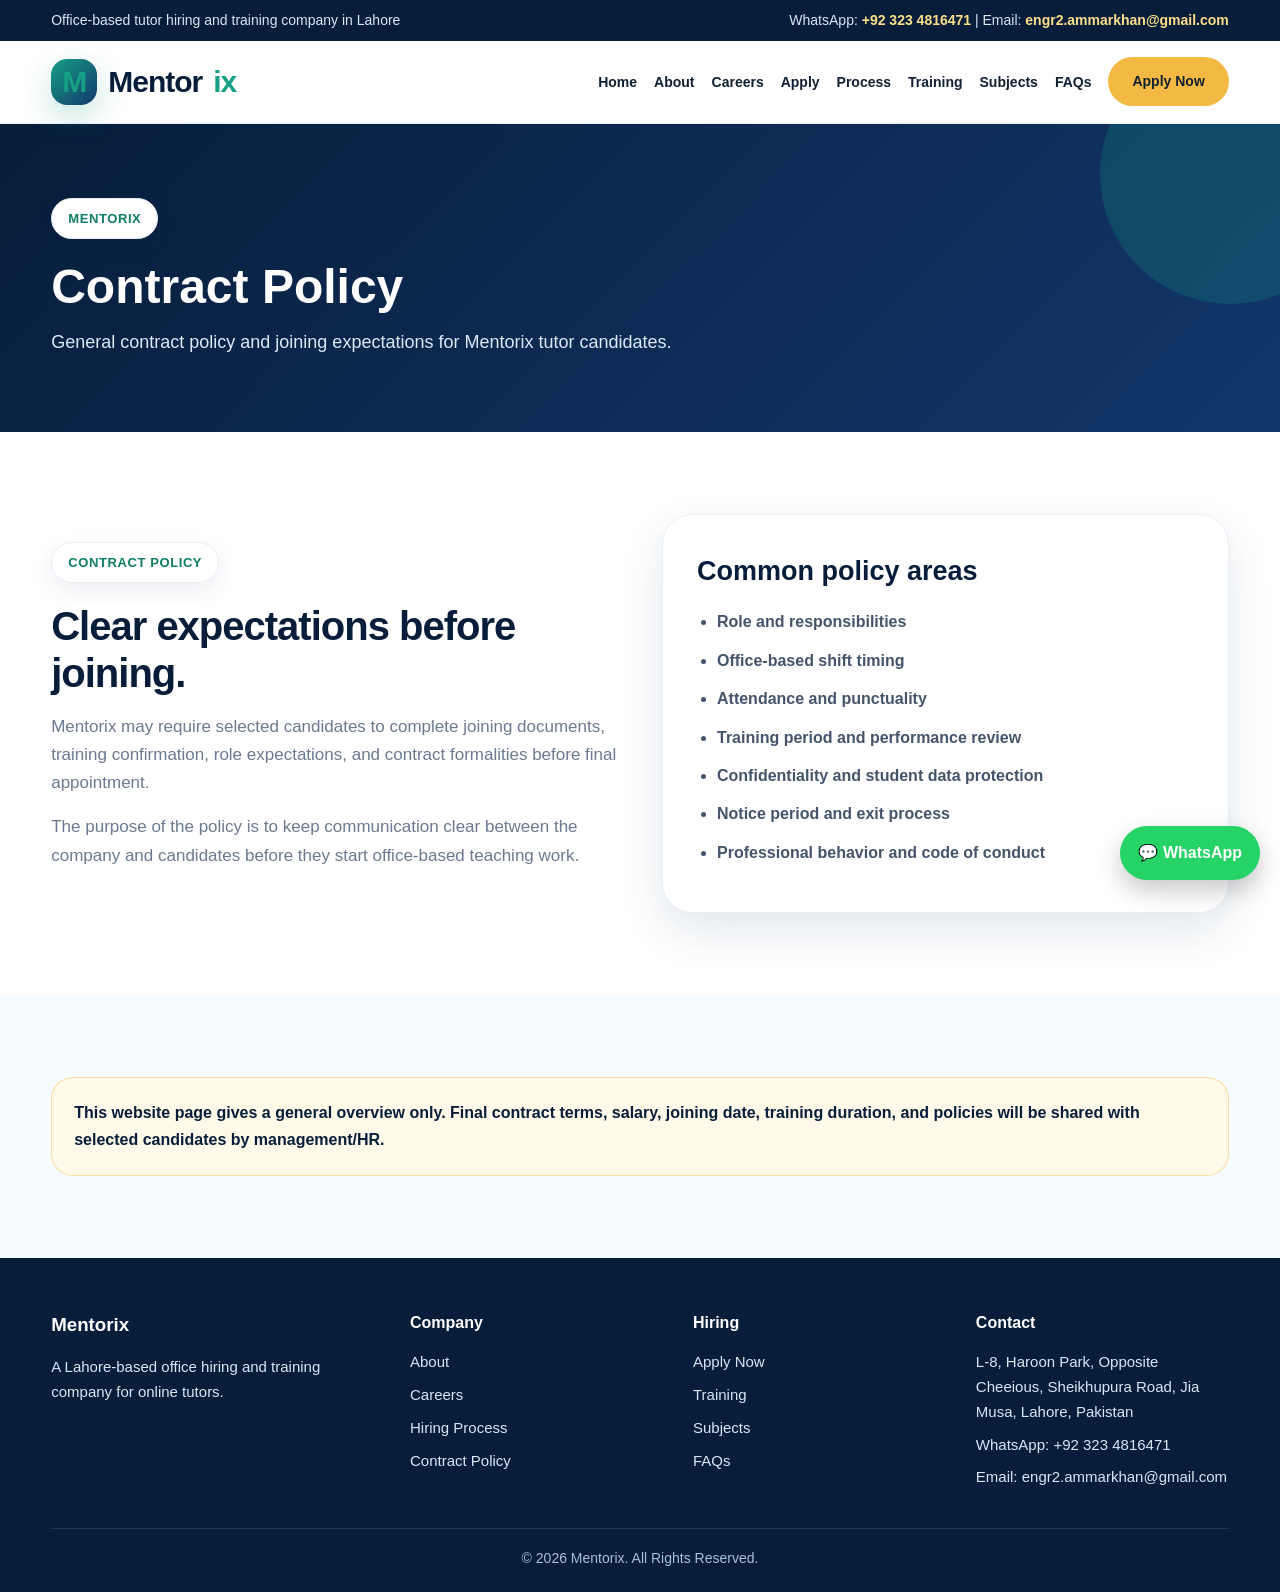
<file: contract-policy.html>
<!DOCTYPE html>
<html lang="en">
<head>
  <meta charset="UTF-8"><meta name="viewport" content="width=device-width, initial-scale=1.0">
  <title>Contract Policy | Mentorix</title><meta name="description" content="General contract policy and joining expectations for Mentorix tutor candidates.">
  <link rel="stylesheet" href="style.css">
</head>
<body>
  <div class="top-strip"><div class="container"><span>Office-based tutor hiring and training company in Lahore</span><span>WhatsApp: <a href="https://wa.me/923234816471" target="_blank">+92 323 4816471</a> | Email: <a href="mailto:engr2.ammarkhan@gmail.com">engr2.ammarkhan@gmail.com</a></span></div></div>
  <header><div class="container navbar"><a href="index.html" class="logo"><span class="logo-mark">M</span> Mentor<span>ix</span></a><nav><ul><li><a href="index.html">Home</a></li><li><a href="about.html">About</a></li><li><a href="careers.html">Careers</a></li><li><a href="apply.html">Apply</a></li><li><a href="hiring-process.html">Process</a></li><li><a href="training.html">Training</a></li><li><a href="subjects.html">Subjects</a></li><li><a href="faqs.html">FAQs</a></li><li><a class="btn yellow" href="apply.html">Apply Now</a></li></ul></nav></div></header>
  <main><section class="page-hero"><div class="container"><span class="kicker">Mentorix</span><h1>Contract Policy</h1><p>General contract policy and joining expectations for Mentorix tutor candidates.</p></div></section><section><div class="container two-col"><div class="content"><span class="kicker">Contract Policy</span><h2>Clear expectations before joining.</h2><p>Mentorix may require selected candidates to complete joining documents, training confirmation, role expectations, and contract formalities before final appointment.</p><p>The purpose of the policy is to keep communication clear between the company and candidates before they start office-based teaching work.</p></div><div class="list-panel"><h3>Common policy areas</h3><ul><li>Role and responsibilities</li><li>Office-based shift timing</li><li>Attendance and punctuality</li><li>Training period and performance review</li><li>Confidentiality and student data protection</li><li>Notice period and exit process</li><li>Professional behavior and code of conduct</li></ul></div></div></section><section class="light"><div class="container"><div class="notice">This website page gives a general overview only. Final contract terms, salary, joining date, training duration, and policies will be shared with selected candidates by management/HR.</div></div></section></main>
  <footer><div class="container footer-grid"><div><h3>Mentorix</h3><p>A Lahore-based office hiring and training company for online tutors.</p></div><div><h4>Company</h4><a href="about.html">About</a><a href="careers.html">Careers</a><a href="hiring-process.html">Hiring Process</a><a href="contract-policy.html">Contract Policy</a></div><div><h4>Hiring</h4><a href="apply.html">Apply Now</a><a href="training.html">Training</a><a href="subjects.html">Subjects</a><a href="faqs.html">FAQs</a></div><div><h4>Contact</h4><p>L-8, Haroon Park, Opposite Cheeious, Sheikhupura Road, Jia Musa, Lahore, Pakistan</p><a href="https://wa.me/923234816471" target="_blank">WhatsApp: +92 323 4816471</a><a href="mailto:engr2.ammarkhan@gmail.com">Email: engr2.ammarkhan@gmail.com</a></div></div><div class="container copyright">© 2026 Mentorix. All Rights Reserved.</div></footer>
  <a class="floating-whatsapp" href="https://wa.me/923234816471?text=Hello%20Mentorix%2C%20I%20want%20to%20apply%20as%20a%20tutor." target="_blank">💬 WhatsApp</a>
  
</body></html>
</file>
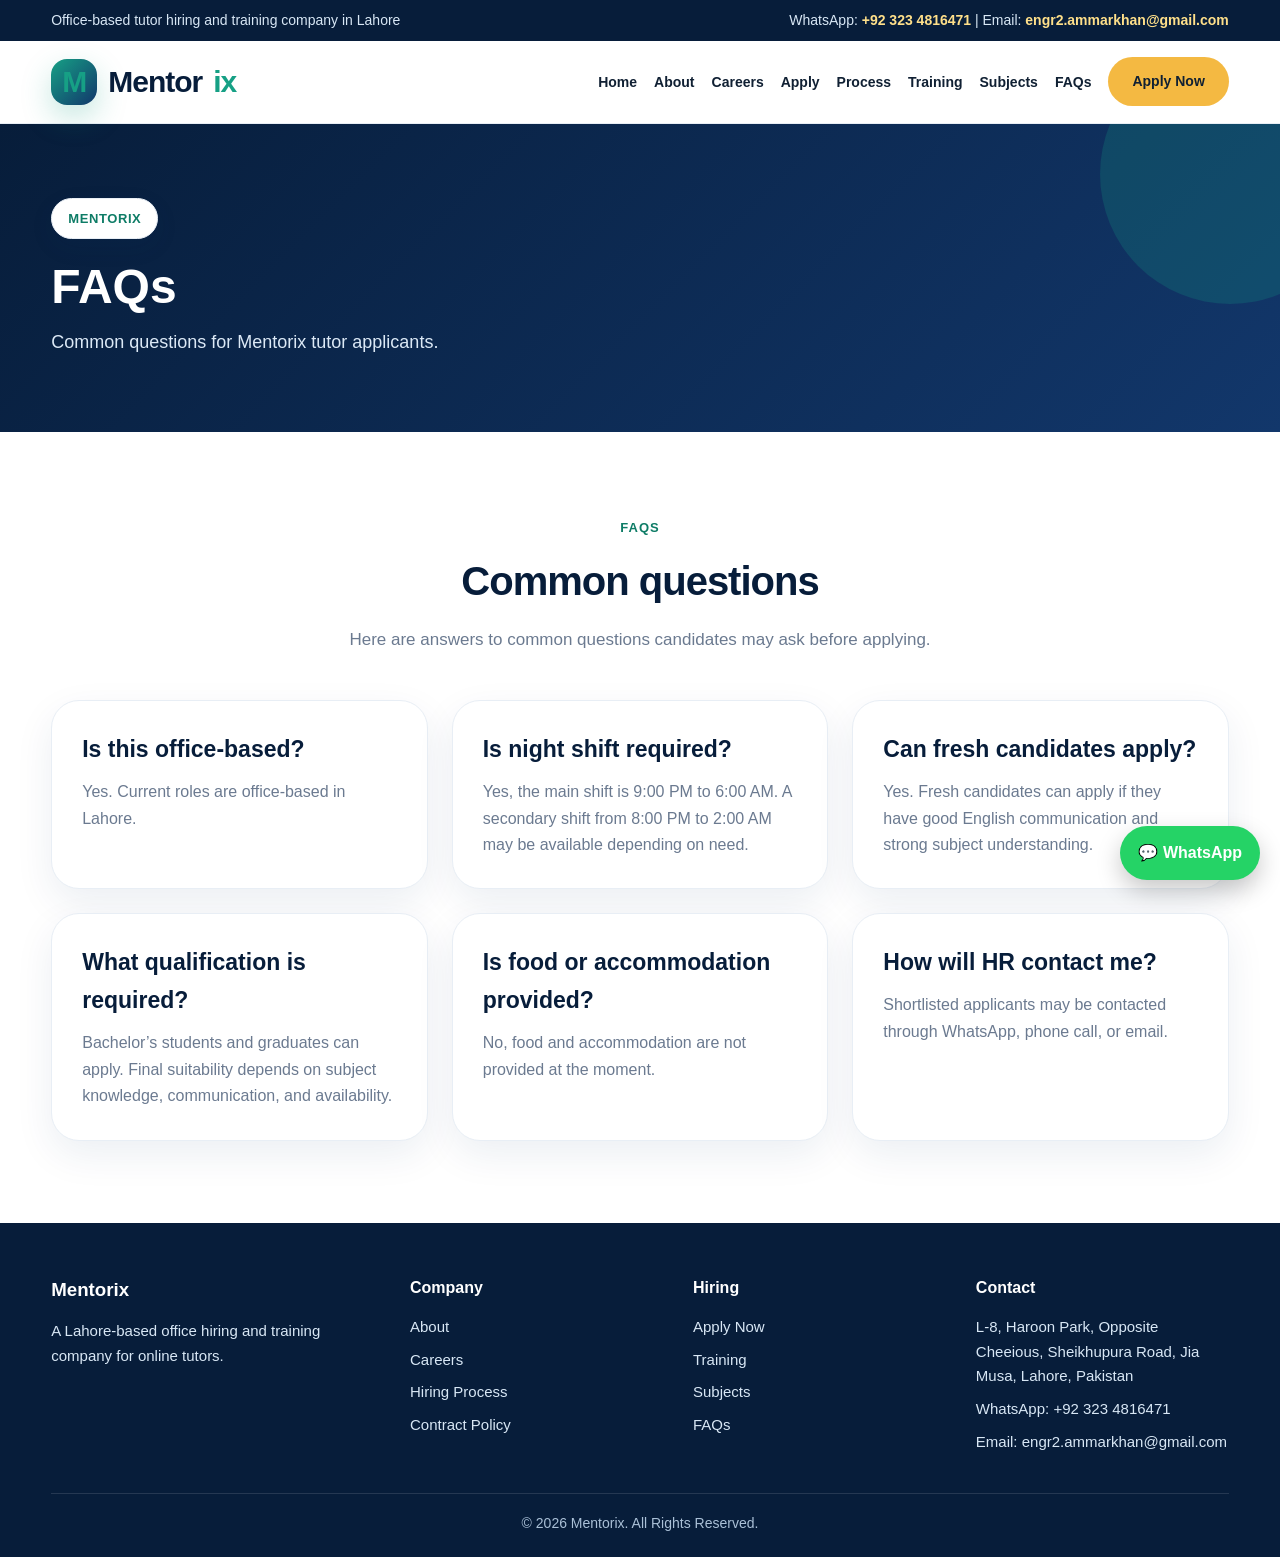
<file: faqs.html>
<!DOCTYPE html>
<html lang="en">
<head>
  <meta charset="UTF-8"><meta name="viewport" content="width=device-width, initial-scale=1.0">
  <title>FAQs | Mentorix</title><meta name="description" content="Common questions for Mentorix tutor applicants.">
  <link rel="stylesheet" href="style.css">
</head>
<body>
  <div class="top-strip"><div class="container"><span>Office-based tutor hiring and training company in Lahore</span><span>WhatsApp: <a href="https://wa.me/923234816471" target="_blank">+92 323 4816471</a> | Email: <a href="mailto:engr2.ammarkhan@gmail.com">engr2.ammarkhan@gmail.com</a></span></div></div>
  <header><div class="container navbar"><a href="index.html" class="logo"><span class="logo-mark">M</span> Mentor<span>ix</span></a><nav><ul><li><a href="index.html">Home</a></li><li><a href="about.html">About</a></li><li><a href="careers.html">Careers</a></li><li><a href="apply.html">Apply</a></li><li><a href="hiring-process.html">Process</a></li><li><a href="training.html">Training</a></li><li><a href="subjects.html">Subjects</a></li><li><a href="faqs.html">FAQs</a></li><li><a class="btn yellow" href="apply.html">Apply Now</a></li></ul></nav></div></header>
  <main><section class="page-hero"><div class="container"><span class="kicker">Mentorix</span><h1>FAQs</h1><p>Common questions for Mentorix tutor applicants.</p></div></section><section><div class="container"><div class="section-title"><span class="label">FAQs</span><h2>Common questions</h2><p>Here are answers to common questions candidates may ask before applying.</p></div><div class="grid-3"><div class="card"><h3>Is this office-based?</h3><p>Yes. Current roles are office-based in Lahore.</p></div><div class="card"><h3>Is night shift required?</h3><p>Yes, the main shift is 9:00 PM to 6:00 AM. A secondary shift from 8:00 PM to 2:00 AM may be available depending on need.</p></div><div class="card"><h3>Can fresh candidates apply?</h3><p>Yes. Fresh candidates can apply if they have good English communication and strong subject understanding.</p></div><div class="card"><h3>What qualification is required?</h3><p>Bachelor’s students and graduates can apply. Final suitability depends on subject knowledge, communication, and availability.</p></div><div class="card"><h3>Is food or accommodation provided?</h3><p>No, food and accommodation are not provided at the moment.</p></div><div class="card"><h3>How will HR contact me?</h3><p>Shortlisted applicants may be contacted through WhatsApp, phone call, or email.</p></div></div></div></section></main>
  <footer><div class="container footer-grid"><div><h3>Mentorix</h3><p>A Lahore-based office hiring and training company for online tutors.</p></div><div><h4>Company</h4><a href="about.html">About</a><a href="careers.html">Careers</a><a href="hiring-process.html">Hiring Process</a><a href="contract-policy.html">Contract Policy</a></div><div><h4>Hiring</h4><a href="apply.html">Apply Now</a><a href="training.html">Training</a><a href="subjects.html">Subjects</a><a href="faqs.html">FAQs</a></div><div><h4>Contact</h4><p>L-8, Haroon Park, Opposite Cheeious, Sheikhupura Road, Jia Musa, Lahore, Pakistan</p><a href="https://wa.me/923234816471" target="_blank">WhatsApp: +92 323 4816471</a><a href="mailto:engr2.ammarkhan@gmail.com">Email: engr2.ammarkhan@gmail.com</a></div></div><div class="container copyright">© 2026 Mentorix. All Rights Reserved.</div></footer>
  <a class="floating-whatsapp" href="https://wa.me/923234816471?text=Hello%20Mentorix%2C%20I%20want%20to%20apply%20as%20a%20tutor." target="_blank">💬 WhatsApp</a>
  
</body></html>
</file>
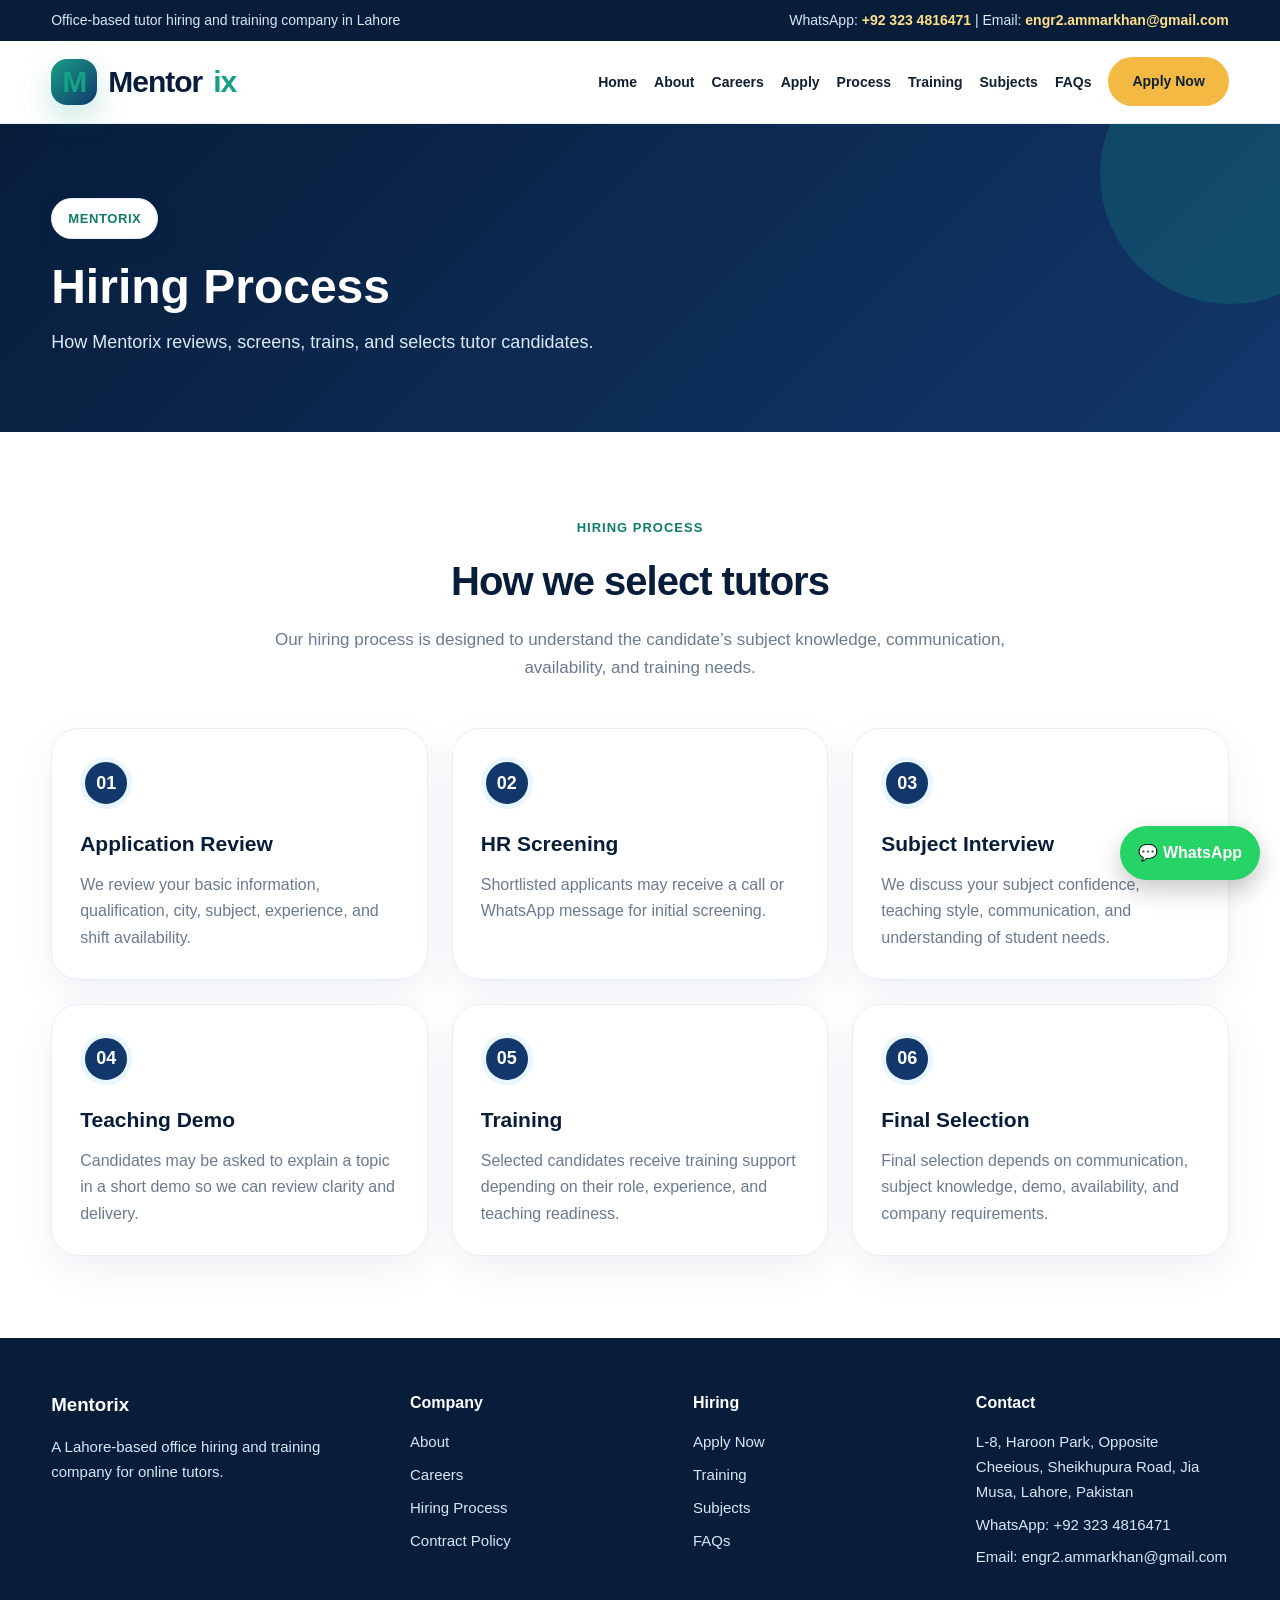
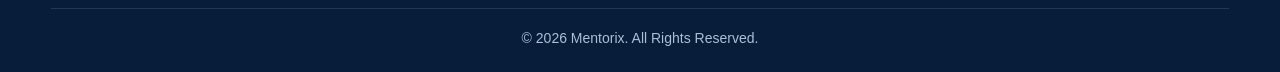
<file: hiring-process.html>
<!DOCTYPE html>
<html lang="en">
<head>
  <meta charset="UTF-8"><meta name="viewport" content="width=device-width, initial-scale=1.0">
  <title>Hiring Process | Mentorix</title><meta name="description" content="How Mentorix reviews, screens, trains, and selects tutor candidates.">
  <link rel="stylesheet" href="style.css">
</head>
<body>
  <div class="top-strip"><div class="container"><span>Office-based tutor hiring and training company in Lahore</span><span>WhatsApp: <a href="https://wa.me/923234816471" target="_blank">+92 323 4816471</a> | Email: <a href="mailto:engr2.ammarkhan@gmail.com">engr2.ammarkhan@gmail.com</a></span></div></div>
  <header><div class="container navbar"><a href="index.html" class="logo"><span class="logo-mark">M</span> Mentor<span>ix</span></a><nav><ul><li><a href="index.html">Home</a></li><li><a href="about.html">About</a></li><li><a href="careers.html">Careers</a></li><li><a href="apply.html">Apply</a></li><li><a href="hiring-process.html">Process</a></li><li><a href="training.html">Training</a></li><li><a href="subjects.html">Subjects</a></li><li><a href="faqs.html">FAQs</a></li><li><a class="btn yellow" href="apply.html">Apply Now</a></li></ul></nav></div></header>
  <main><section class="page-hero"><div class="container"><span class="kicker">Mentorix</span><h1>Hiring Process</h1><p>How Mentorix reviews, screens, trains, and selects tutor candidates.</p></div></section><section><div class="container"><div class="section-title"><span class="label">Hiring Process</span><h2>How we select tutors</h2><p>Our hiring process is designed to understand the candidate’s subject knowledge, communication, availability, and training needs.</p></div><div class="grid-3"><div class="step-card"><div class="step-num">01</div><h3>Application Review</h3><p>We review your basic information, qualification, city, subject, experience, and shift availability.</p></div><div class="step-card"><div class="step-num">02</div><h3>HR Screening</h3><p>Shortlisted applicants may receive a call or WhatsApp message for initial screening.</p></div><div class="step-card"><div class="step-num">03</div><h3>Subject Interview</h3><p>We discuss your subject confidence, teaching style, communication, and understanding of student needs.</p></div><div class="step-card"><div class="step-num">04</div><h3>Teaching Demo</h3><p>Candidates may be asked to explain a topic in a short demo so we can review clarity and delivery.</p></div><div class="step-card"><div class="step-num">05</div><h3>Training</h3><p>Selected candidates receive training support depending on their role, experience, and teaching readiness.</p></div><div class="step-card"><div class="step-num">06</div><h3>Final Selection</h3><p>Final selection depends on communication, subject knowledge, demo, availability, and company requirements.</p></div></div></div></section></main>
  <footer><div class="container footer-grid"><div><h3>Mentorix</h3><p>A Lahore-based office hiring and training company for online tutors.</p></div><div><h4>Company</h4><a href="about.html">About</a><a href="careers.html">Careers</a><a href="hiring-process.html">Hiring Process</a><a href="contract-policy.html">Contract Policy</a></div><div><h4>Hiring</h4><a href="apply.html">Apply Now</a><a href="training.html">Training</a><a href="subjects.html">Subjects</a><a href="faqs.html">FAQs</a></div><div><h4>Contact</h4><p>L-8, Haroon Park, Opposite Cheeious, Sheikhupura Road, Jia Musa, Lahore, Pakistan</p><a href="https://wa.me/923234816471" target="_blank">WhatsApp: +92 323 4816471</a><a href="mailto:engr2.ammarkhan@gmail.com">Email: engr2.ammarkhan@gmail.com</a></div></div><div class="container copyright">© 2026 Mentorix. All Rights Reserved.</div></footer>
  <a class="floating-whatsapp" href="https://wa.me/923234816471?text=Hello%20Mentorix%2C%20I%20want%20to%20apply%20as%20a%20tutor." target="_blank">💬 WhatsApp</a>
  
</body></html>
</file>
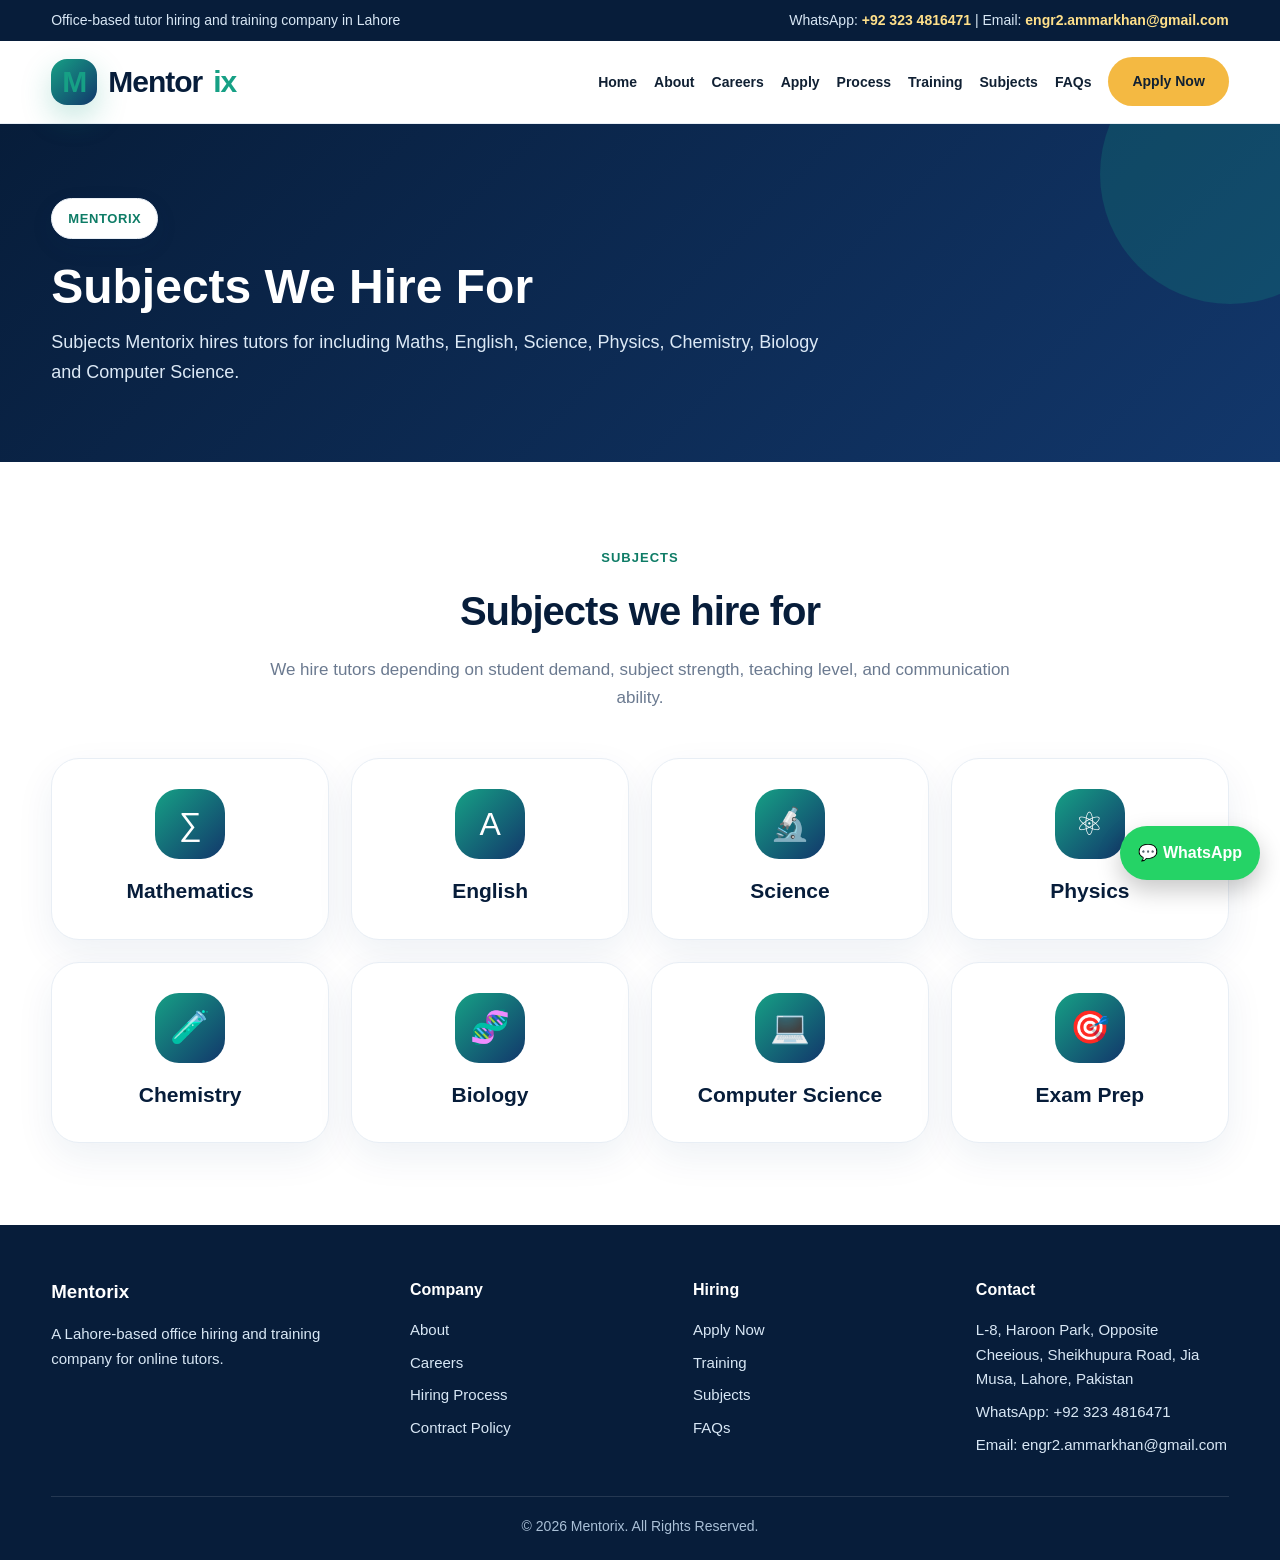
<file: subjects.html>
<!DOCTYPE html>
<html lang="en">
<head>
  <meta charset="UTF-8"><meta name="viewport" content="width=device-width, initial-scale=1.0">
  <title>Subjects We Hire For | Mentorix</title><meta name="description" content="Subjects Mentorix hires tutors for including Maths, English, Science, Physics, Chemistry, Biology and Computer Science.">
  <link rel="stylesheet" href="style.css">
</head>
<body>
  <div class="top-strip"><div class="container"><span>Office-based tutor hiring and training company in Lahore</span><span>WhatsApp: <a href="https://wa.me/923234816471" target="_blank">+92 323 4816471</a> | Email: <a href="mailto:engr2.ammarkhan@gmail.com">engr2.ammarkhan@gmail.com</a></span></div></div>
  <header><div class="container navbar"><a href="index.html" class="logo"><span class="logo-mark">M</span> Mentor<span>ix</span></a><nav><ul><li><a href="index.html">Home</a></li><li><a href="about.html">About</a></li><li><a href="careers.html">Careers</a></li><li><a href="apply.html">Apply</a></li><li><a href="hiring-process.html">Process</a></li><li><a href="training.html">Training</a></li><li><a href="subjects.html">Subjects</a></li><li><a href="faqs.html">FAQs</a></li><li><a class="btn yellow" href="apply.html">Apply Now</a></li></ul></nav></div></header>
  <main><section class="page-hero"><div class="container"><span class="kicker">Mentorix</span><h1>Subjects We Hire For</h1><p>Subjects Mentorix hires tutors for including Maths, English, Science, Physics, Chemistry, Biology and Computer Science.</p></div></section><section><div class="container"><div class="section-title"><span class="label">Subjects</span><h2>Subjects we hire for</h2><p>We hire tutors depending on student demand, subject strength, teaching level, and communication ability.</p></div><div class="grid-4"><div class="subject-card"><div class="subject-icon">∑</div><h3>Mathematics</h3></div><div class="subject-card"><div class="subject-icon">A</div><h3>English</h3></div><div class="subject-card"><div class="subject-icon">🔬</div><h3>Science</h3></div><div class="subject-card"><div class="subject-icon">⚛</div><h3>Physics</h3></div><div class="subject-card"><div class="subject-icon">🧪</div><h3>Chemistry</h3></div><div class="subject-card"><div class="subject-icon">🧬</div><h3>Biology</h3></div><div class="subject-card"><div class="subject-icon">💻</div><h3>Computer Science</h3></div><div class="subject-card"><div class="subject-icon">🎯</div><h3>Exam Prep</h3></div></div></div></section></main>
  <footer><div class="container footer-grid"><div><h3>Mentorix</h3><p>A Lahore-based office hiring and training company for online tutors.</p></div><div><h4>Company</h4><a href="about.html">About</a><a href="careers.html">Careers</a><a href="hiring-process.html">Hiring Process</a><a href="contract-policy.html">Contract Policy</a></div><div><h4>Hiring</h4><a href="apply.html">Apply Now</a><a href="training.html">Training</a><a href="subjects.html">Subjects</a><a href="faqs.html">FAQs</a></div><div><h4>Contact</h4><p>L-8, Haroon Park, Opposite Cheeious, Sheikhupura Road, Jia Musa, Lahore, Pakistan</p><a href="https://wa.me/923234816471" target="_blank">WhatsApp: +92 323 4816471</a><a href="mailto:engr2.ammarkhan@gmail.com">Email: engr2.ammarkhan@gmail.com</a></div></div><div class="container copyright">© 2026 Mentorix. All Rights Reserved.</div></footer>
  <a class="floating-whatsapp" href="https://wa.me/923234816471?text=Hello%20Mentorix%2C%20I%20want%20to%20apply%20as%20a%20tutor." target="_blank">💬 WhatsApp</a>
  
</body></html>
</file>
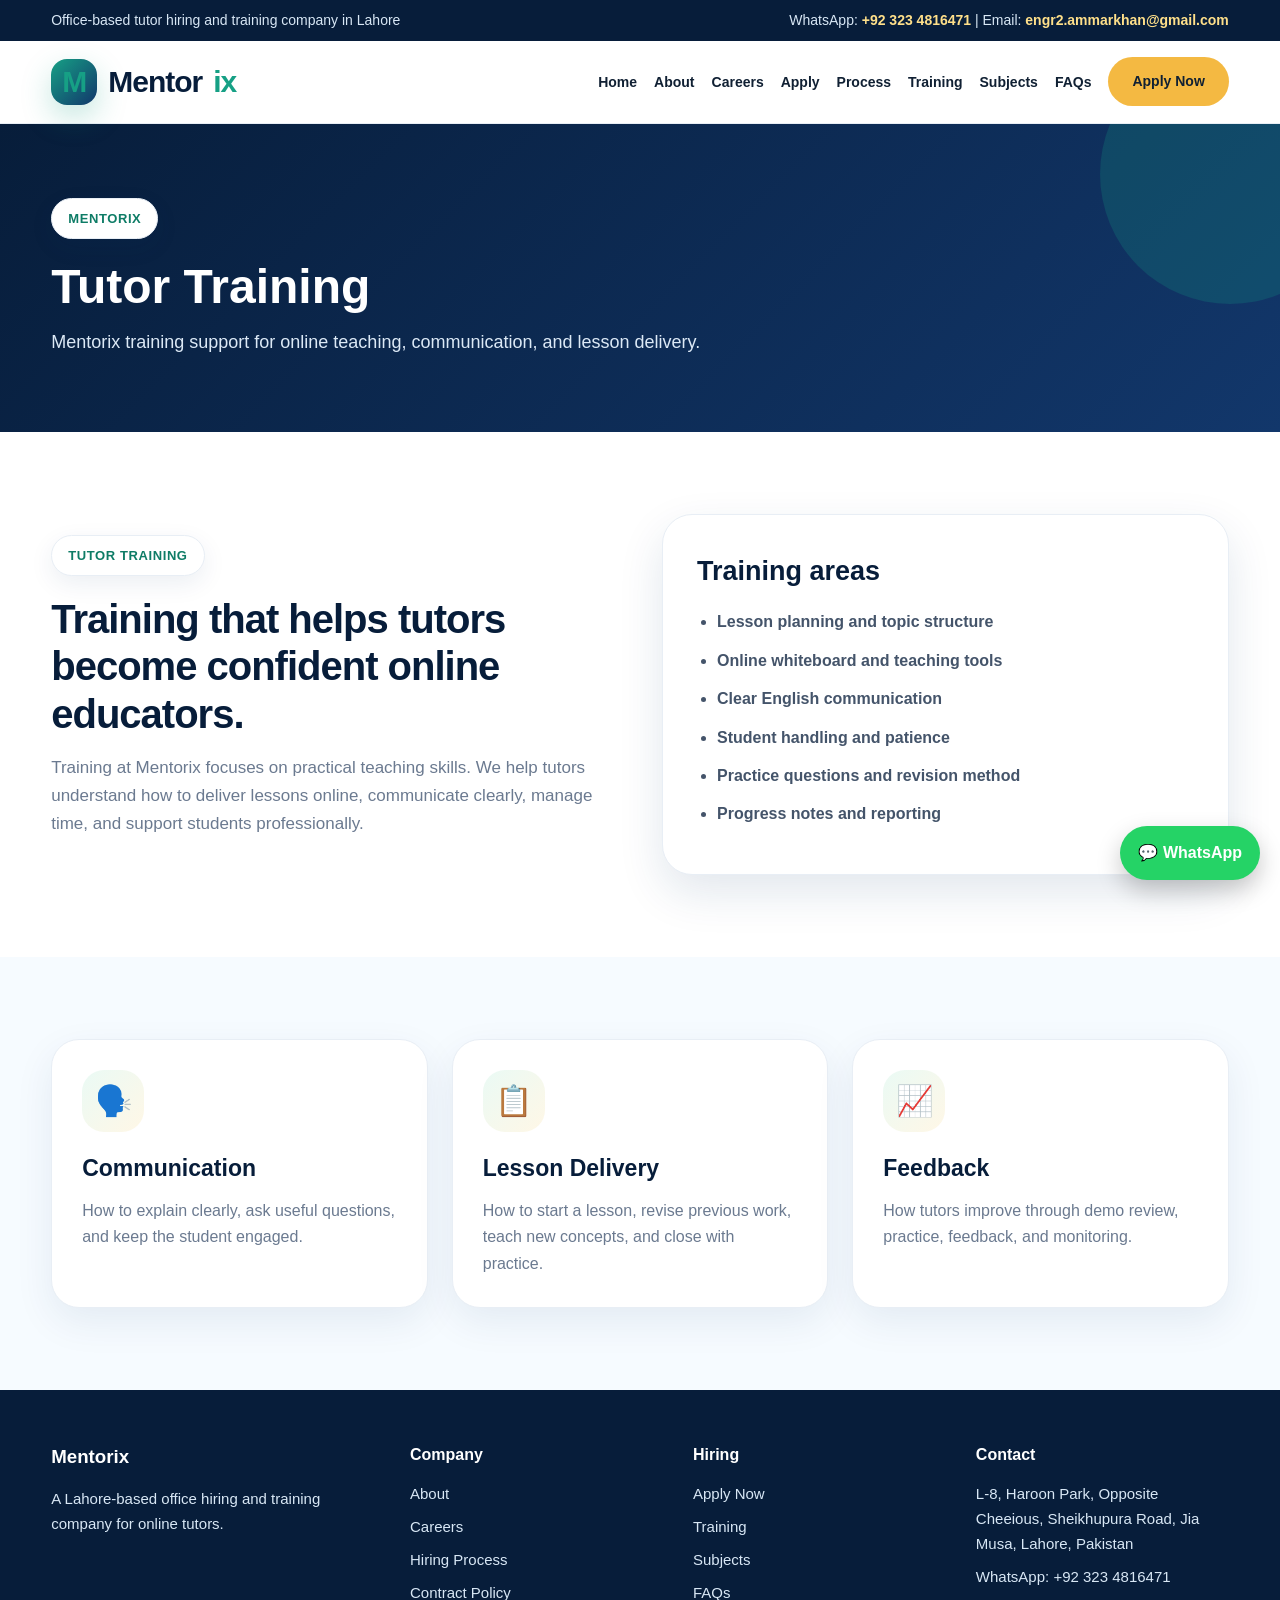
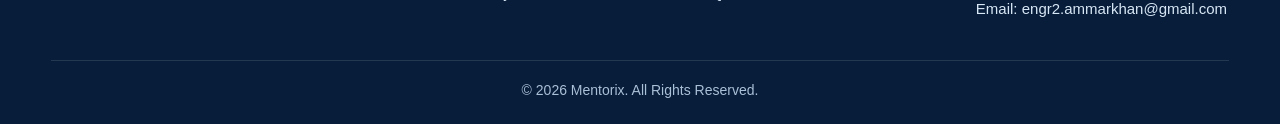
<file: training.html>
<!DOCTYPE html>
<html lang="en">
<head>
  <meta charset="UTF-8"><meta name="viewport" content="width=device-width, initial-scale=1.0">
  <title>Tutor Training | Mentorix</title><meta name="description" content="Mentorix training support for online teaching, communication, and lesson delivery.">
  <link rel="stylesheet" href="style.css">
</head>
<body>
  <div class="top-strip"><div class="container"><span>Office-based tutor hiring and training company in Lahore</span><span>WhatsApp: <a href="https://wa.me/923234816471" target="_blank">+92 323 4816471</a> | Email: <a href="mailto:engr2.ammarkhan@gmail.com">engr2.ammarkhan@gmail.com</a></span></div></div>
  <header><div class="container navbar"><a href="index.html" class="logo"><span class="logo-mark">M</span> Mentor<span>ix</span></a><nav><ul><li><a href="index.html">Home</a></li><li><a href="about.html">About</a></li><li><a href="careers.html">Careers</a></li><li><a href="apply.html">Apply</a></li><li><a href="hiring-process.html">Process</a></li><li><a href="training.html">Training</a></li><li><a href="subjects.html">Subjects</a></li><li><a href="faqs.html">FAQs</a></li><li><a class="btn yellow" href="apply.html">Apply Now</a></li></ul></nav></div></header>
  <main><section class="page-hero"><div class="container"><span class="kicker">Mentorix</span><h1>Tutor Training</h1><p>Mentorix training support for online teaching, communication, and lesson delivery.</p></div></section><section><div class="container two-col"><div class="content"><span class="kicker">Tutor Training</span><h2>Training that helps tutors become confident online educators.</h2><p>Training at Mentorix focuses on practical teaching skills. We help tutors understand how to deliver lessons online, communicate clearly, manage time, and support students professionally.</p></div><div class="list-panel"><h3>Training areas</h3><ul><li>Lesson planning and topic structure</li><li>Online whiteboard and teaching tools</li><li>Clear English communication</li><li>Student handling and patience</li><li>Practice questions and revision method</li><li>Progress notes and reporting</li></ul></div></div></section><section class="light"><div class="container grid-3"><div class="card"><div class="icon">🗣️</div><h3>Communication</h3><p>How to explain clearly, ask useful questions, and keep the student engaged.</p></div><div class="card"><div class="icon">📋</div><h3>Lesson Delivery</h3><p>How to start a lesson, revise previous work, teach new concepts, and close with practice.</p></div><div class="card"><div class="icon">📈</div><h3>Feedback</h3><p>How tutors improve through demo review, practice, feedback, and monitoring.</p></div></div></section></main>
  <footer><div class="container footer-grid"><div><h3>Mentorix</h3><p>A Lahore-based office hiring and training company for online tutors.</p></div><div><h4>Company</h4><a href="about.html">About</a><a href="careers.html">Careers</a><a href="hiring-process.html">Hiring Process</a><a href="contract-policy.html">Contract Policy</a></div><div><h4>Hiring</h4><a href="apply.html">Apply Now</a><a href="training.html">Training</a><a href="subjects.html">Subjects</a><a href="faqs.html">FAQs</a></div><div><h4>Contact</h4><p>L-8, Haroon Park, Opposite Cheeious, Sheikhupura Road, Jia Musa, Lahore, Pakistan</p><a href="https://wa.me/923234816471" target="_blank">WhatsApp: +92 323 4816471</a><a href="mailto:engr2.ammarkhan@gmail.com">Email: engr2.ammarkhan@gmail.com</a></div></div><div class="container copyright">© 2026 Mentorix. All Rights Reserved.</div></footer>
  <a class="floating-whatsapp" href="https://wa.me/923234816471?text=Hello%20Mentorix%2C%20I%20want%20to%20apply%20as%20a%20tutor." target="_blank">💬 WhatsApp</a>
  
</body></html>
</file>
<file: style.css>
:root{
  --green:#16a085;
  --green-dark:#0e7c66;
  --blue:#12376b;
  --blue-dark:#071d3a;
  --yellow:#f4b942;
  --orange:#ff8a3d;
  --ink:#102033;
  --text:#44546a;
  --muted:#6b7a90;
  --line:#e8eef5;
  --soft:#f6fbff;
  --white:#ffffff;
  --shadow:0 18px 45px rgba(18,55,107,.12);
}
*{margin:0;padding:0;box-sizing:border-box}
html{scroll-behavior:smooth}
body{font-family:Arial,Helvetica,sans-serif;color:var(--text);background:#fff;line-height:1.65}
a{text-decoration:none;color:inherit}
.container{width:92%;max-width:1180px;margin:auto}
.top-strip{background:var(--blue-dark);color:#d8e7f5;font-size:14px;padding:9px 0}
.top-strip .container{display:flex;justify-content:space-between;gap:16px;flex-wrap:wrap}
.top-strip a{color:#ffe08a;font-weight:800}
header{background:rgba(255,255,255,.97);border-bottom:1px solid var(--line);position:sticky;top:0;z-index:1000;backdrop-filter:blur(10px)}
.navbar{display:flex;align-items:center;justify-content:space-between;padding:16px 0}
.logo{display:flex;align-items:center;gap:11px;font-size:30px;font-weight:900;color:var(--blue-dark);letter-spacing:-1px}
.logo-mark{width:46px;height:46px;border-radius:16px;background:linear-gradient(135deg,var(--green),var(--blue));color:white;display:flex;align-items:center;justify-content:center;font-weight:900;box-shadow:0 12px 30px rgba(22,160,133,.25)}
.logo span{color:var(--green)}
nav ul{display:flex;align-items:center;gap:17px;list-style:none}
nav a{font-size:14px;font-weight:800;color:var(--ink)}
nav a:hover{color:var(--green-dark)}
.btn{display:inline-flex;align-items:center;justify-content:center;gap:8px;background:var(--green);color:white;padding:13px 24px;border-radius:999px;font-weight:900;border:0;cursor:pointer;transition:.25s}
.btn:hover{background:var(--green-dark);transform:translateY(-2px);color:white}
.btn.yellow{background:var(--yellow);color:#102033}
.btn.yellow:hover{background:#e3a72f;color:#102033}
.btn.outline{background:white;color:var(--blue);border:2px solid rgba(18,55,107,.16)}
.btn.outline:hover{border-color:var(--green);color:var(--green-dark)}
.btn.whatsapp{background:#25D366;color:white}
.hero{position:relative;overflow:hidden;background:linear-gradient(135deg,#eefbff 0%,#fff 48%,#fff7e6 100%);padding:88px 0 70px}
.hero:before{content:"";position:absolute;right:-120px;top:-120px;width:360px;height:360px;background:rgba(22,160,133,.12);border-radius:50%}
.hero:after{content:"";position:absolute;left:-90px;bottom:-110px;width:280px;height:280px;background:rgba(244,185,66,.14);border-radius:50%}
.hero-grid{position:relative;z-index:1;display:grid;grid-template-columns:1.02fr .98fr;gap:54px;align-items:center}
.kicker{display:inline-flex;gap:8px;align-items:center;background:white;border:1px solid var(--line);box-shadow:0 8px 24px rgba(18,55,107,.08);color:var(--green-dark);border-radius:999px;padding:9px 16px;font-size:13px;font-weight:900;text-transform:uppercase;letter-spacing:.6px;margin-bottom:20px}
.hero h1{font-size:58px;line-height:1.06;color:var(--blue-dark);letter-spacing:-2px;margin-bottom:20px}
.hero h1 span{color:var(--green)}
.hero p{font-size:18px;color:var(--muted);max-width:670px;margin-bottom:30px}
.hero-actions{display:flex;gap:14px;flex-wrap:wrap}
.hero-visual{position:relative}
.visual-card{background:white;border:1px solid var(--line);border-radius:34px;padding:30px;box-shadow:var(--shadow);position:relative;z-index:2}
.visual-card h3{color:var(--blue-dark);font-size:26px;margin-bottom:18px}
.job-pill{display:flex;align-items:center;justify-content:space-between;gap:12px;background:var(--soft);border:1px solid var(--line);padding:14px 16px;border-radius:18px;margin-bottom:12px;font-weight:900;color:var(--ink)}
.job-pill span{background:white;color:var(--green-dark);border-radius:999px;padding:5px 10px;font-size:12px}
.float-stat{position:absolute;right:-18px;bottom:-22px;background:var(--blue);color:white;border-radius:24px;padding:22px;box-shadow:var(--shadow);z-index:3}
.float-stat strong{display:block;font-size:30px;color:#ffe08a}
.shape-dot{position:absolute;left:-25px;top:-22px;width:90px;height:90px;background:var(--yellow);border-radius:26px;transform:rotate(14deg);z-index:1;opacity:.9}
section{padding:82px 0}
.page-hero{background:linear-gradient(135deg,var(--blue-dark),var(--blue));color:white;padding:74px 0;position:relative;overflow:hidden}
.page-hero:after{content:"";position:absolute;right:-80px;top:-80px;width:260px;height:260px;border-radius:50%;background:rgba(22,160,133,.22)}
.page-hero .container{position:relative;z-index:1}
.page-hero h1{font-size:48px;line-height:1.15;margin-bottom:14px}
.page-hero p{color:#dce9f6;max-width:800px;font-size:18px}
.section-title{text-align:center;margin-bottom:46px}
.section-title .label{color:var(--green-dark);font-weight:900;font-size:13px;text-transform:uppercase;letter-spacing:1px}
.section-title h2{font-size:40px;color:var(--blue-dark);margin:8px 0 12px;letter-spacing:-1px}
.section-title p{max-width:790px;margin:auto;color:var(--muted);font-size:17px}
.light{background:var(--soft)}
.grid-2{display:grid;grid-template-columns:repeat(2,1fr);gap:24px}
.grid-3{display:grid;grid-template-columns:repeat(3,1fr);gap:24px}
.grid-4{display:grid;grid-template-columns:repeat(4,1fr);gap:22px}
.two-col{display:grid;grid-template-columns:1fr 1fr;gap:44px;align-items:center}
.stat-box{background:white;border:1px solid var(--line);border-radius:26px;padding:28px;text-align:center;box-shadow:0 14px 35px rgba(18,55,107,.07)}
.stat-box h3{font-size:36px;color:var(--green-dark);margin-bottom:4px}
.stat-box p{font-weight:900;color:var(--blue-dark)}
.card{background:white;border:1px solid var(--line);border-radius:28px;padding:30px;box-shadow:0 14px 38px rgba(18,55,107,.08);transition:.25s}
.card:hover{transform:translateY(-6px);box-shadow:0 24px 60px rgba(18,55,107,.13)}
.icon{width:62px;height:62px;border-radius:22px;background:linear-gradient(135deg,#eafaf5,#fff7e6);color:var(--green-dark);display:flex;align-items:center;justify-content:center;font-size:30px;margin-bottom:18px}
.card h3{font-size:23px;color:var(--blue-dark);margin-bottom:10px}
.card p,.card li{color:var(--muted)}
.card ul{padding-left:18px;margin-top:12px}
.card li{margin-bottom:8px}
.subject-card{text-align:center;background:white;border:1px solid var(--line);border-radius:28px;padding:30px;box-shadow:0 14px 38px rgba(18,55,107,.07);transition:.25s}
.subject-card:hover{transform:translateY(-5px)}
.subject-icon{width:70px;height:70px;margin:0 auto 15px;border-radius:24px;background:linear-gradient(135deg,var(--green),var(--blue));color:white;display:flex;align-items:center;justify-content:center;font-size:32px}
.subject-card h3{color:var(--blue-dark);font-size:21px}
.content h2{font-size:40px;color:var(--blue-dark);line-height:1.18;margin-bottom:16px;letter-spacing:-1px}
.content p{color:var(--muted);font-size:17px;margin-bottom:16px}
.list-panel{background:white;border:1px solid var(--line);border-radius:30px;padding:34px;box-shadow:var(--shadow)}
.list-panel h3{color:var(--blue-dark);font-size:27px;margin-bottom:16px}
.list-panel ul{padding-left:20px}
.list-panel li{margin-bottom:12px;font-weight:800;color:var(--text)}
.timeline{display:grid;grid-template-columns:repeat(4,1fr);gap:22px}
.step-card{background:white;border:1px solid var(--line);border-radius:28px;padding:28px;box-shadow:0 14px 38px rgba(18,55,107,.07);position:relative}
.step-num{width:52px;height:52px;background:var(--blue);color:white;border-radius:50%;display:flex;align-items:center;justify-content:center;font-size:18px;font-weight:900;margin-bottom:18px;border:5px solid #e9f6ff}
.step-card h3{color:var(--blue-dark);font-size:21px;margin-bottom:10px}
.step-card p{color:var(--muted)}
.shift-card{background:linear-gradient(135deg,var(--blue),var(--blue-dark));color:white;border-radius:32px;padding:36px;box-shadow:var(--shadow)}
.shift-card h3{font-size:30px;margin-bottom:18px}
.shift-card ul{list-style:none}
.shift-card li{background:rgba(255,255,255,.10);border:1px solid rgba(255,255,255,.14);border-radius:18px;padding:15px 18px;margin-bottom:12px;font-weight:800}
.notice{background:#fff9e9;border:1px solid rgba(244,185,66,.45);border-radius:22px;padding:22px;color:var(--blue-dark);font-weight:800}
.form-wrap{display:grid;grid-template-columns:.9fr 1.1fr;gap:34px;align-items:start}
form,.info-box{background:white;border:1px solid var(--line);border-radius:30px;padding:34px;box-shadow:var(--shadow)}
form h3,.info-box h3{font-size:27px;color:var(--blue-dark);margin-bottom:16px}
.form-row{display:grid;grid-template-columns:1fr 1fr;gap:16px}
input,select,textarea{width:100%;padding:15px 16px;border:1px solid #cbd8e6;border-radius:16px;margin-bottom:16px;font-size:15px;font-family:inherit;outline:none}
input:focus,select:focus,textarea:focus{border-color:var(--green);box-shadow:0 0 0 3px rgba(22,160,133,.14)}
textarea{min-height:130px;resize:vertical}
.form-actions{display:flex;gap:12px;flex-wrap:wrap;margin-top:6px}
.testimonial{background:white;border:1px solid var(--line);border-radius:28px;padding:30px;box-shadow:0 14px 38px rgba(18,55,107,.07)}
.quote{font-size:38px;color:var(--green);line-height:1}
.testimonial p{color:var(--muted);margin:10px 0 18px}
.testimonial h4{color:var(--blue-dark)}
.cta{background:linear-gradient(135deg,var(--green),var(--blue));color:white;border-radius:36px;text-align:center;padding:62px 30px;position:relative;overflow:hidden}
.cta:before{content:"";position:absolute;right:-40px;top:-40px;width:160px;height:160px;border-radius:50%;background:rgba(255,255,255,.14)}
.cta h2{font-size:40px;margin-bottom:16px}
.cta p{max-width:800px;margin:0 auto 28px;color:#edf8ff;font-size:17px}
.floating-whatsapp{position:fixed;right:20px;bottom:20px;background:#25D366;color:white;padding:14px 18px;border-radius:999px;font-weight:900;box-shadow:0 10px 25px rgba(0,0,0,.22);z-index:2000}
footer{background:var(--blue-dark);color:#d8e7f5;padding:52px 0 22px}
.footer-grid{display:grid;grid-template-columns:1.3fr 1fr 1fr 1fr;gap:30px;margin-bottom:30px}
footer h3,footer h4{color:white;margin-bottom:14px}
footer p,footer a{display:block;color:#d8e7f5;font-size:15px;margin-bottom:8px}
footer a:hover{color:#ffe08a}
.copyright{border-top:1px solid rgba(255,255,255,.12);padding-top:18px;text-align:center;color:#aac0d7;font-size:14px}
@media(max-width:1020px){
  .hero-grid,.two-col,.form-wrap{grid-template-columns:1fr}
  .grid-3{grid-template-columns:repeat(2,1fr)}
  .grid-4,.timeline,.footer-grid{grid-template-columns:repeat(2,1fr)}
  .hero h1{font-size:44px}
}
@media(max-width:760px){
  .top-strip{display:none}
  nav ul{display:none}
  .hero{padding:66px 0}
  .hero h1{font-size:36px}
  .page-hero h1,.section-title h2,.content h2,.cta h2{font-size:30px}
  .grid-2,.grid-3,.grid-4,.timeline,.footer-grid,.form-row{grid-template-columns:1fr}
  .visual-card,form,.info-box,.list-panel{padding:26px}
  .float-stat{position:static;margin-top:15px}
}
</file>
